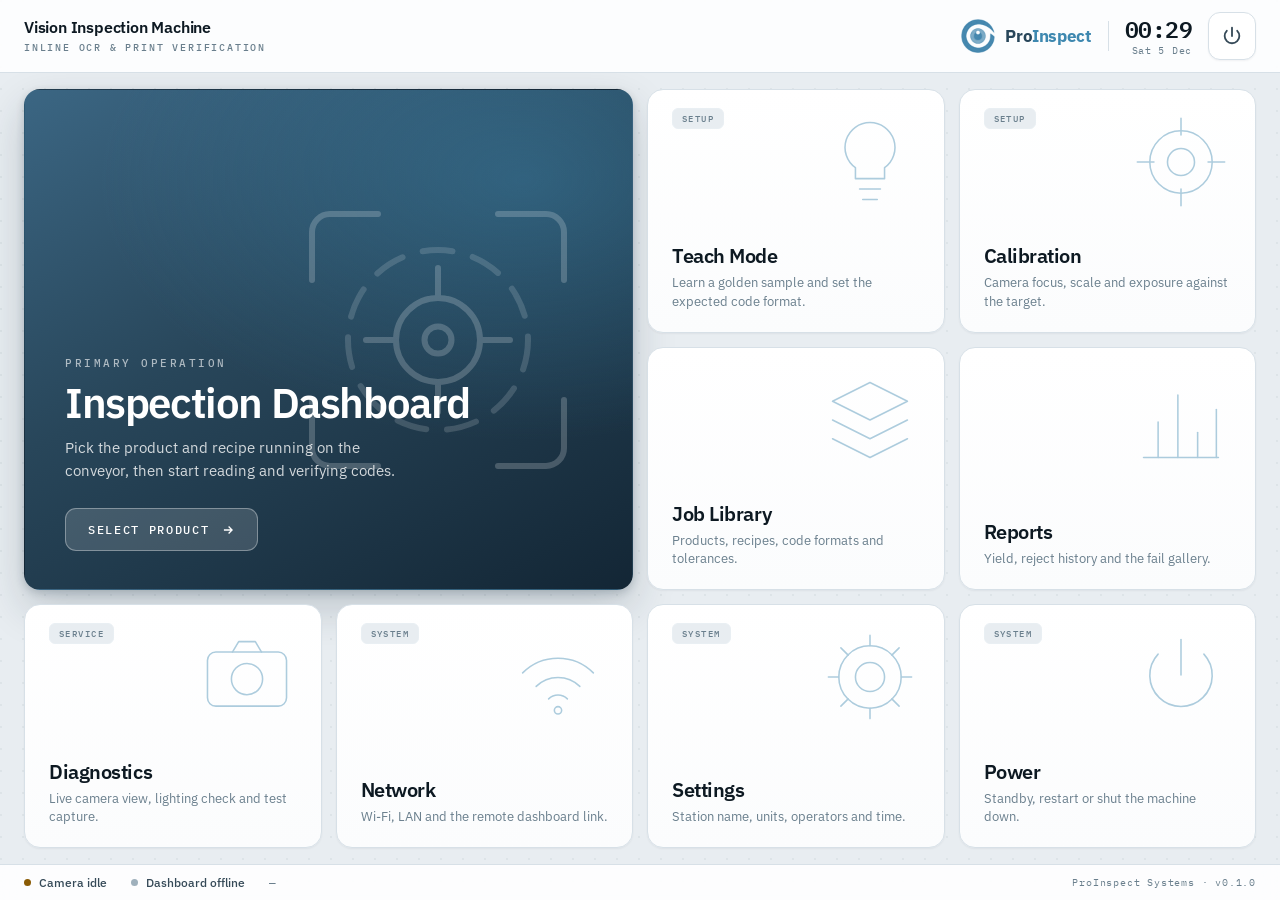
<file: ui/index.html>
<!doctype html>
<html lang="en">
<head>
<meta charset="utf-8">
<title>ProInspect</title>
<link rel="stylesheet" href="fonts.css">
<link rel="stylesheet" href="app.css">
<style>
  .grid{
    position:relative;z-index:1;flex:1;min-height:0;
    display:grid;gap:14px;padding:16px 24px;
    grid-template-columns:repeat(4,1fr);grid-template-rows:repeat(3,1fr);
  }
  .tile{
    position:relative;overflow:hidden;border-radius:var(--r);
    background:linear-gradient(180deg,#fff 0%,#FBFCFD 100%);
    border:1px solid var(--line);box-shadow:var(--sh-1);
    padding:22px 24px;display:flex;flex-direction:column;justify-content:flex-end;
    /* Hover stays cheap on purpose. Transitioning a large blurred box-shadow or
       a transform on a full tile costs a software repaint of the whole card;
       WebKit has no GPU acceleration on this board. */
    transition:border-color .15s ease, background .15s ease;
    animation:rise .45s cubic-bezier(.2,.8,.3,1) backwards;
  }
  @keyframes rise{from{opacity:.4;transform:translateY(8px)}to{opacity:1;transform:none}}
  .tile::after{
    content:"";position:absolute;left:0;top:0;height:2px;width:0;
    background:linear-gradient(90deg,var(--live),var(--brand));
    transition:width .3s cubic-bezier(.2,.8,.3,1);
  }
  .tile:hover{border-color:#9FB9CB;background:#F7FAFC}
  .tile:hover::after{width:100%}
  .tile:hover .gl{opacity:.62}
  .tile h2{font-size:20px;font-weight:600;letter-spacing:-.45px;line-height:1.15}
  .tile p{font-size:12.5px;color:var(--ink-dim);margin-top:6px;line-height:1.45;max-width:31ch}
  /* Sits fully inside the card. Bleeding it off the corner clips the glyph and
     reads as a rendering fault rather than a watermark. */
  .tile .gl{
    position:absolute;top:20px;right:22px;width:104px;height:104px;
    color:var(--live);opacity:.42;pointer-events:none;transition:opacity .2s ease;
  }
  .tile .gl svg{width:100%;height:100%;fill:none;stroke:currentColor;
    stroke-width:1.5;stroke-linecap:round;stroke-linejoin:round}
  .badge{
    position:absolute;top:18px;left:24px;
    font-family:var(--mono);font-size:8.5px;font-weight:500;
    letter-spacing:.17em;text-transform:uppercase;color:var(--ink-dim);
    background:var(--ground);border:1px solid var(--line-soft);
    padding:4px 9px;border-radius:6px;
  }

  .hero{
    grid-column:span 2;grid-row:span 2;color:#fff;padding:38px 40px;
    border-color:transparent;
    background:
      radial-gradient(120% 90% at 82% 18%, rgba(62,136,176,.42) 0%, transparent 58%),
      linear-gradient(152deg, var(--brand-lo) 0%, var(--brand) 44%, var(--brand-hi) 100%);
    box-shadow:0 3px 8px rgba(19,38,53,.2), 0 18px 44px rgba(19,38,53,.2);
  }
  .hero::after{display:none}
  .hero:hover{border-color:transparent}
  .hero .gl{
    top:50%;right:44px;transform:translateY(-50%);
    width:300px;height:300px;color:#fff;opacity:.2;
  }
  .hero:hover .gl{opacity:.28}
  .hero .gl svg{stroke-width:2}
  .hero .eyebrow{
    font-family:var(--mono);font-size:10.5px;font-weight:500;letter-spacing:.24em;
    text-transform:uppercase;color:rgba(255,255,255,.62);margin-bottom:12px;
  }
  .hero h2{font-size:42px;font-weight:600;letter-spacing:-1.4px;line-height:1.02}
  .hero p{color:rgba(255,255,255,.8);font-size:15px;margin-top:13px;max-width:38ch;line-height:1.5}
  .start{
    margin-top:26px;align-self:flex-start;display:inline-flex;align-items:center;gap:11px;
    background:rgba(255,255,255,.15);border:1px solid rgba(255,255,255,.34);
    color:#fff;font-family:var(--mono);font-size:12px;font-weight:500;
    letter-spacing:.14em;text-transform:uppercase;padding:13px 22px;border-radius:11px;
    transition:background .16s ease,border-color .16s ease;
  }
  .hero:hover .start{background:rgba(255,255,255,.26);border-color:rgba(255,255,255,.52)}
  .start svg{width:14px;height:14px;fill:none;stroke:currentColor;stroke-width:2.2}
</style>
</head>
<body>

<div class="topbar">
  <div class="station">
    <div class="t">Vision Inspection Machine</div>
    <div class="s">Inline OCR &amp; print verification</div>
  </div>
  <div class="spacer"></div>
  <div class="brand">
    <img class="logo" id="logo" src="logo-icon.png" alt="">
    <div class="wm">Pro<span>Inspect</span></div>
  </div>
  <div class="rule"></div>
  <div class="clock"><div class="hm" id="hm">--:--</div><div class="dt" id="dt">&mdash;</div></div>
  <div class="iconbtn pwr" data-power tabindex="0" role="button" aria-label="Power">
    <svg viewBox="0 0 24 24"><path d="M12 3v9"/><path d="M6.3 6.3a8 8 0 1 0 11.4 0"/></svg>
  </div>
</div>

<div class="grid">

  <!-- the only thing an operator touches during a run -->
  <div class="tile hero" tabindex="0" data-go="products.html" style="animation-delay:0s">
    <div class="gl"><svg viewBox="0 0 100 100">
      <path d="M8 30V14a6 6 0 0 1 6-6h16"/><path d="M70 8h16a6 6 0 0 1 6 6v16"/>
      <path d="M92 70v16a6 6 0 0 1-6 6H70"/><path d="M30 92H14a6 6 0 0 1-6-6V70"/>
      <circle cx="50" cy="50" r="30" stroke-dasharray="10 7" opacity=".75"/>
      <path d="M26 50h10M64 50h10M50 26v10M50 64v10"/>
      <circle cx="50" cy="50" r="14"/><circle cx="50" cy="50" r="4.5"/>
    </svg></div>
    <div class="eyebrow">Primary operation</div>
    <h2>Inspection Dashboard</h2>
    <p>Pick the product and recipe running on the conveyor, then start reading and verifying codes.</p>
    <div class="start">Select product
      <svg viewBox="0 0 24 24"><path d="M5 12h14M13 6l6 6-6 6"/></svg>
    </div>
  </div>

  <div class="tile" tabindex="0" data-screen="Teach Mode" style="animation-delay:.05s">
    <span class="badge">Setup</span>
    <div class="gl"><svg viewBox="0 0 100 100">
      <path d="M50 12a24 24 0 0 0-14 43.5V66h28V55.5A24 24 0 0 0 50 12Z"/>
      <path d="M40 76h20"/><path d="M43 86h14"/>
    </svg></div>
    <h2>Teach Mode</h2>
    <p>Learn a golden sample and set the expected code format.</p>
  </div>

  <div class="tile" tabindex="0" data-screen="Calibration" style="animation-delay:.1s">
    <span class="badge">Setup</span>
    <div class="gl"><svg viewBox="0 0 100 100">
      <circle cx="50" cy="50" r="30"/><circle cx="50" cy="50" r="13"/>
      <path d="M50 8v16M50 76v16M8 50h16M76 50h16"/>
    </svg></div>
    <h2>Calibration</h2>
    <p>Camera focus, scale and exposure against the target.</p>
  </div>

  <div class="tile" tabindex="0" data-go="products.html" style="animation-delay:.15s">
    <div class="gl"><svg viewBox="0 0 100 100">
      <path d="M50 14 14 32l36 18 36-18-36-18Z"/><path d="M14 50l36 18 36-18"/>
      <path d="M14 68l36 18 36-18"/>
    </svg></div>
    <h2>Job Library</h2>
    <p>Products, recipes, code formats and tolerances.</p>
  </div>

  <div class="tile" tabindex="0" data-go="reports.html" style="animation-delay:.2s">
    <div class="gl"><svg viewBox="0 0 100 100">
      <path d="M14 86h72"/><path d="M28 86V52"/><path d="M47 86V26"/>
      <path d="M66 86V62"/><path d="M84 86V40"/>
    </svg></div>
    <h2>Reports</h2>
    <p>Yield, reject history and the fail gallery.</p>
  </div>

  <div class="tile" tabindex="0" data-screen="Diagnostics" style="animation-delay:.25s">
    <span class="badge">Service</span>
    <div class="gl"><svg viewBox="0 0 100 100">
      <rect x="12" y="26" width="76" height="52" rx="8"/>
      <circle cx="50" cy="52" r="15"/><path d="M36 26l6-10h16l6 10"/>
    </svg></div>
    <h2>Diagnostics</h2>
    <p>Live camera view, lighting check and test capture.</p>
  </div>

  <div class="tile" tabindex="0" data-screen="Network" style="animation-delay:.3s">
    <span class="badge">System</span>
    <div class="gl"><svg viewBox="0 0 100 100">
      <path d="M16 46a48 48 0 0 1 68 0"/><path d="M29 59a30 30 0 0 1 42 0"/>
      <path d="M41 71a13 13 0 0 1 18 0"/><circle cx="50" cy="82" r="3.5"/>
    </svg></div>
    <h2>Network</h2>
    <p>Wi-Fi, LAN and the remote dashboard link.</p>
  </div>

  <div class="tile" tabindex="0" data-go="settings.html" style="animation-delay:.35s">
    <span class="badge">System</span>
    <div class="gl"><svg viewBox="0 0 100 100">
      <circle cx="50" cy="50" r="14"/>
      <path d="M50 10v10M50 80v10M10 50h10M80 50h10M22 22l7 7M71 71l7 7M78 22l-7 7M29 71l-7 7"/>
      <circle cx="50" cy="50" r="30"/>
    </svg></div>
    <h2>Settings</h2>
    <p>Station name, units, operators and time.</p>
  </div>

  <div class="tile" tabindex="0" data-power style="animation-delay:.4s">
    <span class="badge">System</span>
    <div class="gl"><svg viewBox="0 0 100 100">
      <path d="M50 14v34"/><path d="M28 28a30 30 0 1 0 44 0"/>
    </svg></div>
    <h2>Power</h2>
    <p>Standby, restart or shut the machine down.</p>
  </div>

</div>

<div class="botbar">
  <span class="st warn"><span class="d"></span>Camera idle</span>
  <span class="st off"><span class="d"></span>Dashboard offline</span>
  <span class="unit" id="unit">&mdash;</span>
  <span class="spacer"></span>
  <span class="by">ProInspect Systems &middot; <span id="ver">v0.1.0</span></span>
</div>

<div class="sheet" id="sheet">
  <div class="box">
    <h3 id="sheetTitle">Screen</h3>
    <p>This screen is not built yet.</p>
    <div class="k">Touch anywhere to go back</div>
  </div>
</div>

<script src="app.js"></script>
<script>
(function(){
  'use strict';
  // Tiles that lead somewhere navigate; the rest say they are unbuilt rather
  // than doing nothing when touched.
  document.querySelectorAll('[data-go]').forEach(function(el){
    function go(){ location.href = el.dataset.go; }
    el.addEventListener('click', go);
    el.addEventListener('keydown', function(e){
      if (e.key === 'Enter' || e.key === ' ') { e.preventDefault(); go(); }
    });
  });
  var sheet = document.getElementById('sheet');
  document.querySelectorAll('[data-screen]').forEach(function(el){
    function show(){
      document.getElementById('sheetTitle').textContent = el.dataset.screen;
      sheet.classList.add('on');
    }
    el.addEventListener('click', show);
    el.addEventListener('keydown', function(e){
      if (e.key === 'Enter' || e.key === ' ') { e.preventDefault(); show(); }
    });
  });
  sheet.addEventListener('click', function(){ sheet.classList.remove('on'); });
})();
</script>
</body>
</html>
</file>
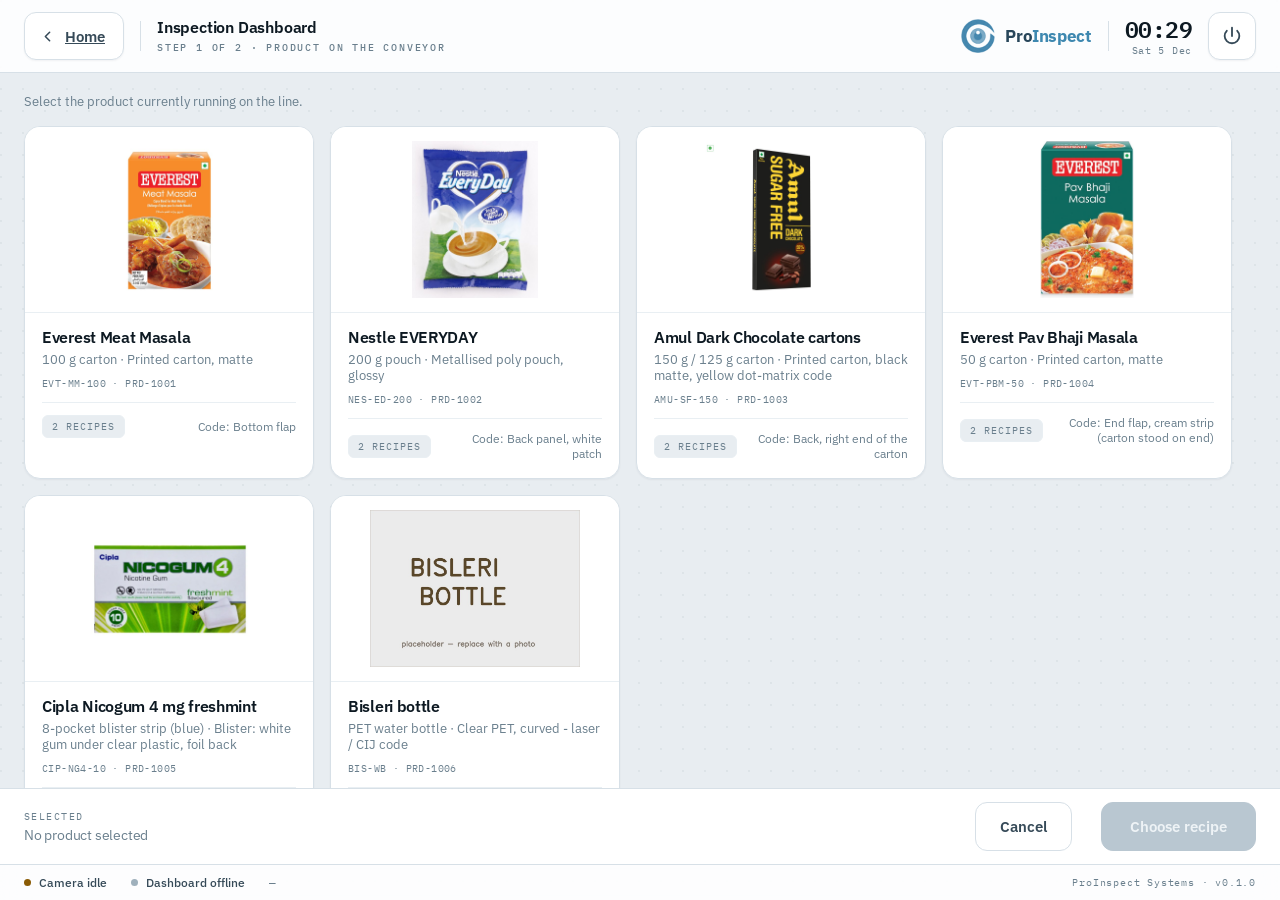
<file: ui/products.html>
<!doctype html>
<html lang="en">
<head>
<meta charset="utf-8">
<title>ProInspect &middot; Select product</title>
<link rel="stylesheet" href="fonts.css">
<link rel="stylesheet" href="app.css">
<style>
  .work{
    position:relative;z-index:1;flex:1;min-height:0;overflow-y:auto;padding:20px 24px 24px;
  }
  .lede{
    font-size:13px;color:var(--ink-dim);margin-bottom:16px;
  }
  /* Fixed-width cards aligned left, not stretched to fill the row: with two
     products a 4-up grid would blow each card up to fill dead space. */
  .pgrid{
    display:grid;gap:16px;align-content:start;
    grid-template-columns:repeat(auto-fill,minmax(268px,290px));
  }
  .pcard{
    position:relative;background:var(--card);border:1px solid var(--line);
    border-radius:var(--r);box-shadow:var(--sh-1);overflow:hidden;
    display:flex;flex-direction:column;
    transition:border-color .15s ease, background .15s ease;
    animation:rise .4s cubic-bezier(.2,.8,.3,1) backwards;
  }
  @keyframes rise{from{opacity:.4;transform:translateY(8px)}to{opacity:1;transform:none}}
  .pcard:hover{border-color:#9FB9CB}
  .pcard.sel{border-color:var(--live);box-shadow:inset 0 0 0 1px var(--live),var(--sh-1)}
  /* Pack shots arrive on white with wildly different aspect ratios, so the
     frame is fixed and the image is contained inside it. */
  .shot{
    height:186px;flex:0 0 auto;background:#fff;overflow:hidden;
    border-bottom:1px solid var(--line-soft);position:relative;
  }
  .shot img{
    position:absolute;inset:14px;
    width:calc(100% - 28px);height:calc(100% - 28px);
    object-fit:contain;display:block;
  }
  .pbody{padding:15px 17px 17px;display:flex;flex-direction:column;flex:1}
  .pname{font-size:16px;font-weight:600;letter-spacing:-.3px;line-height:1.2}
  .ppack{font-size:12.5px;color:var(--ink-dim);margin-top:4px}
  .pmeta{
    font-family:var(--mono);font-size:10px;color:var(--ink-dim);
    margin-top:10px;letter-spacing:.04em;
  }
  .prow{
    margin-top:12px;padding-top:12px;border-top:1px solid var(--line-soft);
    display:flex;align-items:center;gap:8px;
  }
  .count{
    font-family:var(--mono);font-size:9.5px;letter-spacing:.11em;text-transform:uppercase;
    background:var(--ground);border:1px solid var(--line-soft);color:var(--ink-dim);
    padding:4px 9px;border-radius:6px;
  }
  .where{font-size:11.5px;color:var(--ink-dim);flex:1;text-align:right}
  .tick{
    position:absolute;top:12px;right:12px;width:26px;height:26px;border-radius:50%;
    background:var(--live);color:#fff;display:none;place-items:center;
    box-shadow:0 2px 6px rgba(13,25,34,.25);
  }
  .pcard.sel .tick{display:grid}
  .tick svg{width:15px;height:15px;fill:none;stroke:currentColor;
    stroke-width:3;stroke-linecap:round;stroke-linejoin:round}
  .empty{padding:60px;text-align:center;color:var(--ink-dim);font-size:13.5px}

  .actionbar{
    flex:0 0 auto;display:flex;align-items:center;gap:18px;
    padding:13px 24px;background:var(--card);border-top:1px solid var(--line);
    position:relative;z-index:2;
  }
  .summary{flex:1;min-width:0}
  .summary .l{
    font-family:var(--mono);font-size:9.5px;letter-spacing:.15em;
    text-transform:uppercase;color:var(--ink-dim);
  }
  .summary .v{font-size:14px;font-weight:600;margin-top:3px;letter-spacing:-.2px}
  .summary .v.none{color:var(--ink-dim);font-weight:400}
</style>
</head>
<body>

<div class="topbar">
  <a class="backbtn" href="index.html">
    <svg viewBox="0 0 24 24"><path d="M15 18l-6-6 6-6"/></svg>Home
  </a>
  <div class="rule"></div>
  <div class="station">
    <div class="t">Inspection Dashboard</div>
    <div class="s">Step 1 of 2 &middot; product on the conveyor</div>
  </div>
  <div class="spacer"></div>
  <div class="brand">
    <img class="logo" id="logo" src="logo-icon.png" alt="">
    <div class="wm">Pro<span>Inspect</span></div>
  </div>
  <div class="rule"></div>
  <div class="clock"><div class="hm" id="hm">--:--</div><div class="dt" id="dt">&mdash;</div></div>
  <div class="iconbtn pwr" data-power tabindex="0" role="button" aria-label="Power">
    <svg viewBox="0 0 24 24"><path d="M12 3v9"/><path d="M6.3 6.3a8 8 0 1 0 11.4 0"/></svg>
  </div>
</div>

<div class="work">
  <div class="lede">Select the product currently running on the line.</div>
  <div class="pgrid" id="pgrid"></div>
</div>

<div class="actionbar">
  <div class="summary">
    <div class="l">Selected</div>
    <div class="v none" id="sumText">No product selected</div>
  </div>
  <button class="btn" id="btnCancel">Cancel</button>
  <button class="btn primary lg" id="btnNext" disabled>Choose recipe</button>
</div>

<div class="botbar">
  <span class="st warn"><span class="d"></span>Camera idle</span>
  <span class="st off"><span class="d"></span>Dashboard offline</span>
  <span class="unit" id="unit">&mdash;</span>
  <span class="spacer"></span>
  <span class="by">ProInspect Systems &middot; <span id="ver">v0.1.0</span></span>
</div>

<script src="app.js"></script>
<script>
(function(){
  'use strict';
  var products = [], sel = null;

  function esc(s){
    return String(s).replace(/[&<>"]/g, function(c){
      return ({'&':'&amp;','<':'&lt;','>':'&gt;','"':'&quot;'})[c];
    });
  }

  function render(){
    var host = document.getElementById('pgrid');
    if (!products.length){
      host.innerHTML = '<div class="empty">No products in the catalogue yet.</div>';
      return;
    }
    host.innerHTML = products.map(function(p, i){
      var n = p.recipes.length;
      return '<div class="pcard" tabindex="0" data-pid="'+esc(p.id)+'" ' +
             'style="animation-delay:'+(i*0.05)+'s">' +
        '<div class="tick"><svg viewBox="0 0 24 24"><path d="M5 13l4 4L19 7"/></svg></div>' +
        '<div class="shot"><img src="'+esc(p.image)+'" alt="'+esc(p.name)+'"></div>' +
        '<div class="pbody">' +
          '<div class="pname">'+esc(p.name)+'</div>' +
          '<div class="ppack">'+esc(p.pack)+' &middot; '+esc(p.substrate)+'</div>' +
          '<div class="pmeta">'+esc(p.sku)+' &middot; '+esc(p.id)+'</div>' +
          '<div class="prow">' +
            '<span class="count">'+n+' recipe'+(n===1?'':'s')+'</span>' +
            '<span class="where">Code: '+esc(p.code_location)+'</span>' +
          '</div>' +
        '</div></div>';
    }).join('');

    host.querySelectorAll('.pcard').forEach(function(el){
      function pick(){ select(el.dataset.pid); }
      el.addEventListener('click', pick);
      el.addEventListener('dblclick', function(){ select(el.dataset.pid); next(); });
      el.addEventListener('keydown', function(e){
        if (e.key === 'Enter' || e.key === ' ') { e.preventDefault(); pick(); }
      });
    });
  }

  function select(pid){
    sel = products.filter(function(p){ return p.id === pid; })[0] || null;
    document.querySelectorAll('.pcard').forEach(function(el){
      el.classList.toggle('sel', el.dataset.pid === pid);
    });
    var t = document.getElementById('sumText'), b = document.getElementById('btnNext');
    if (sel){
      t.textContent = sel.name + '  —  ' + sel.pack;
      t.classList.remove('none'); b.disabled = false;
    } else {
      t.textContent = 'No product selected'; t.classList.add('none'); b.disabled = true;
    }
  }

  function next(){
    if (sel) location.href = 'recipes.html?product=' + encodeURIComponent(sel.id);
  }
  document.getElementById('btnNext').addEventListener('click', next);
  document.getElementById('btnCancel').addEventListener('click', function(){
    location.href = 'index.html';
  });

  fetch('data/products.json')
    .then(function(r){ return r.json(); })
    .then(function(d){ products = d.products || []; render(); })
    .catch(function(e){
      document.getElementById('pgrid').innerHTML =
        '<div class="empty">Could not load the product catalogue.<br>'+esc(e.message)+'</div>';
    });
})();
</script>
</body>
</html>
</file>
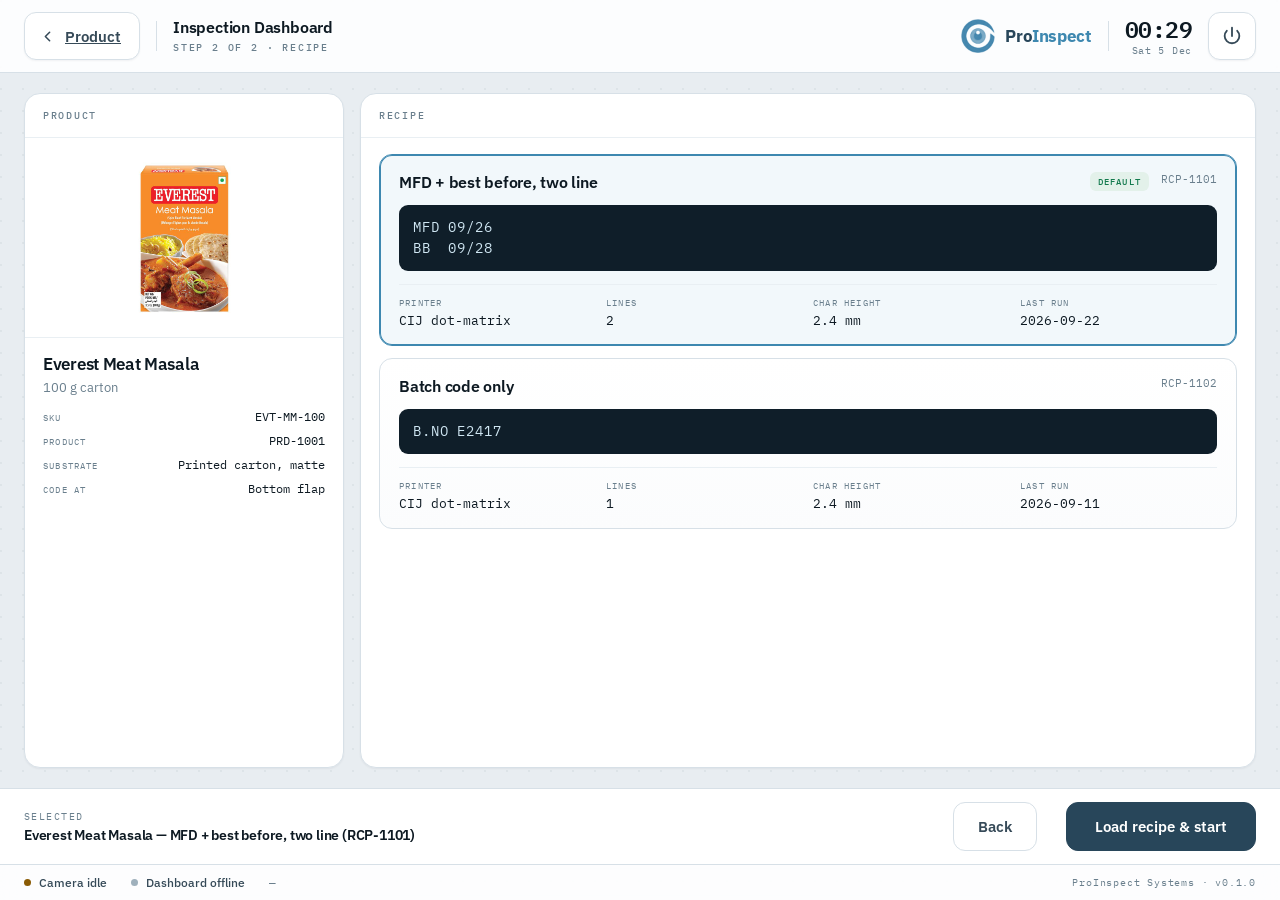
<file: ui/recipes.html>
<!doctype html>
<html lang="en">
<head>
<meta charset="utf-8">
<title>ProInspect &middot; Select recipe</title>
<link rel="stylesheet" href="fonts.css">
<link rel="stylesheet" href="app.css">
<style>
  .work{
    position:relative;z-index:1;flex:1;min-height:0;
    display:grid;grid-template-columns:320px 1fr;gap:16px;padding:20px 24px;
  }
  .panel{
    background:var(--card);border:1px solid var(--line);border-radius:var(--r);
    box-shadow:var(--sh-1);display:flex;flex-direction:column;min-height:0;overflow:hidden;
  }
  .panel > h2{
    flex:0 0 auto;padding:15px 18px;border-bottom:1px solid var(--line-soft);
    font-family:var(--mono);font-size:10px;font-weight:500;letter-spacing:.17em;
    text-transform:uppercase;color:var(--ink-dim);
  }
  .scroll{flex:1;min-height:0;overflow-y:auto}

  /* ---------- selected product, as context ---------- */
  .shot{
    height:200px;background:#fff;overflow:hidden;
    border-bottom:1px solid var(--line-soft);position:relative;
  }
  .shot img{
    position:absolute;inset:16px;
    width:calc(100% - 32px);height:calc(100% - 32px);
    object-fit:contain;display:block;
  }
  .pinfo{padding:16px 18px}
  .pinfo .nm{font-size:17px;font-weight:600;letter-spacing:-.3px;line-height:1.2}
  .pinfo .pk{font-size:12.5px;color:var(--ink-dim);margin-top:5px}
  .kv{margin-top:14px;display:grid;gap:9px}
  .kv div{display:flex;justify-content:space-between;gap:12px;align-items:baseline}
  .kv dt{
    font-family:var(--mono);font-size:9px;letter-spacing:.13em;
    text-transform:uppercase;color:var(--ink-dim);
  }
  .kv dd{font-family:var(--mono);font-size:11.5px;text-align:right}

  /* ---------- recipe cards ---------- */
  .recipes{padding:16px 18px;display:grid;gap:12px;align-content:start}
  .rcp{
    border:1px solid var(--line);border-radius:13px;padding:17px 19px;
    background:linear-gradient(180deg,#fff,#FBFCFD);cursor:pointer;
    transition:border-color .13s ease, background .13s ease;
  }
  .rcp:hover{border-color:#9FB9CB;background:#F7FAFC}
  .rcp.sel{border-color:var(--live);background:#F2F8FB;box-shadow:inset 0 0 0 1px var(--live)}
  .rcp .top{display:flex;align-items:flex-start;gap:12px}
  .rcp .nm{font-size:16px;font-weight:600;letter-spacing:-.25px;flex:1}
  .rcp .id{font-family:var(--mono);font-size:10.5px;color:var(--ink-dim)}
  .pill{
    font-family:var(--mono);font-size:9px;font-weight:500;letter-spacing:.13em;
    text-transform:uppercase;padding:4px 8px;border-radius:6px;white-space:nowrap;
  }
  .pill.def{background:var(--ok-soft);color:var(--ok)}
  /* The code as the printer lays it down - the operator matches this by eye. */
  .sample{
    margin-top:13px;padding:12px 14px;border-radius:9px;
    background:#0F1E29;color:#CFE6F2;
    font-family:var(--mono);font-size:14px;line-height:1.5;white-space:pre;
    letter-spacing:.06em;overflow-x:auto;
  }
  .facts{
    margin-top:13px;display:grid;grid-template-columns:repeat(4,1fr);gap:10px;
    border-top:1px solid var(--line-soft);padding-top:12px;
  }
  .facts div dt{
    font-family:var(--mono);font-size:8.5px;letter-spacing:.14em;
    text-transform:uppercase;color:var(--ink-dim);
  }
  .facts div dd{
    font-family:var(--mono);font-size:12.5px;margin-top:4px;
    font-variant-numeric:tabular-nums;
  }
  .empty{flex:1;display:grid;place-items:center;text-align:center;
    color:var(--ink-dim);font-size:13.5px;padding:40px}

  .actionbar{
    flex:0 0 auto;display:flex;align-items:center;gap:18px;
    padding:13px 24px;background:var(--card);border-top:1px solid var(--line);
    position:relative;z-index:2;
  }
  .summary{flex:1;min-width:0}
  .summary .l{
    font-family:var(--mono);font-size:9.5px;letter-spacing:.15em;
    text-transform:uppercase;color:var(--ink-dim);
  }
  .summary .v{font-size:14px;font-weight:600;margin-top:3px;letter-spacing:-.2px}
  .summary .v.none{color:var(--ink-dim);font-weight:400}
</style>
</head>
<body>

<div class="topbar">
  <a class="backbtn" href="products.html">
    <svg viewBox="0 0 24 24"><path d="M15 18l-6-6 6-6"/></svg>Product
  </a>
  <div class="rule"></div>
  <div class="station">
    <div class="t">Inspection Dashboard</div>
    <div class="s">Step 2 of 2 &middot; recipe</div>
  </div>
  <div class="spacer"></div>
  <div class="brand">
    <img class="logo" id="logo" src="logo-icon.png" alt="">
    <div class="wm">Pro<span>Inspect</span></div>
  </div>
  <div class="rule"></div>
  <div class="clock"><div class="hm" id="hm">--:--</div><div class="dt" id="dt">&mdash;</div></div>
  <div class="iconbtn pwr" data-power tabindex="0" role="button" aria-label="Power">
    <svg viewBox="0 0 24 24"><path d="M12 3v9"/><path d="M6.3 6.3a8 8 0 1 0 11.4 0"/></svg>
  </div>
</div>

<div class="work">
  <div class="panel">
    <h2>Product</h2>
    <div class="scroll" id="prodPane"></div>
  </div>
  <div class="panel">
    <h2>Recipe</h2>
    <div class="scroll" id="rcpPane"></div>
  </div>
</div>

<div class="actionbar">
  <div class="summary">
    <div class="l">Selected</div>
    <div class="v none" id="sumText">No recipe selected</div>
  </div>
  <button class="btn" id="btnBack">Back</button>
  <button class="btn primary lg" id="btnLoad" disabled>Load recipe &amp; start</button>
</div>

<div class="botbar">
  <span class="st warn"><span class="d"></span>Camera idle</span>
  <span class="st off"><span class="d"></span>Dashboard offline</span>
  <span class="unit" id="unit">&mdash;</span>
  <span class="spacer"></span>
  <span class="by">ProInspect Systems &middot; <span id="ver">v0.1.0</span></span>
</div>

<script src="app.js"></script>
<script>
(function(){
  'use strict';
  var prod = null, selRcp = null;

  function esc(s){
    return String(s).replace(/[&<>"]/g, function(c){
      return ({'&':'&amp;','<':'&lt;','>':'&gt;','"':'&quot;'})[c];
    });
  }
  function param(n){
    var m = new RegExp('[?&]'+n+'=([^&]*)').exec(location.search);
    return m ? decodeURIComponent(m[1]) : null;
  }
  function kv(k,v){ return '<div><dt>'+esc(k)+'</dt><dd>'+esc(v)+'</dd></div>'; }
  function fact(k,v){ return '<div><dt>'+esc(k)+'</dt><dd>'+esc(v)+'</dd></div>'; }

  function renderProduct(){
    document.getElementById('prodPane').innerHTML =
      '<div class="shot"><img src="'+esc(prod.image)+'" alt="'+esc(prod.name)+'"></div>' +
      '<div class="pinfo">' +
        '<div class="nm">'+esc(prod.name)+'</div>' +
        '<div class="pk">'+esc(prod.pack)+'</div>' +
        '<div class="kv">' +
          kv('SKU', prod.sku) + kv('Product', prod.id) +
          kv('Substrate', prod.substrate) + kv('Code at', prod.code_location) +
        '</div></div>';
  }

  function renderRecipes(){
    var pane = document.getElementById('rcpPane');
    pane.innerHTML = '<div class="recipes">' + prod.recipes.map(function(r){
      return '<div class="rcp'+(selRcp && r.id===selRcp.id?' sel':'')+'" tabindex="0" data-rid="'+esc(r.id)+'">' +
        '<div class="top"><div class="nm">'+esc(r.name)+'</div>' +
        (r.default ? '<span class="pill def">Default</span>' : '') +
        '<span class="id">'+esc(r.id)+'</span></div>' +
        '<div class="sample">'+esc(r.sample)+'</div>' +
        '<div class="facts">' +
          fact('Printer', r.printer || '—') +
          fact('Lines', r.lines != null ? r.lines : '—') +
          fact('Char height', r.char_height_mm != null ? r.char_height_mm + ' mm' : '—') +
          fact('Last run', r.last_run || '—') +
        '</div></div>';
    }).join('') + '</div>';

    pane.querySelectorAll('.rcp').forEach(function(el){
      function pick(){
        selRcp = prod.recipes.filter(function(r){ return r.id === el.dataset.rid; })[0];
        pane.querySelectorAll('.rcp').forEach(function(x){ x.classList.remove('sel'); });
        el.classList.add('sel');
        updateSummary();
      }
      el.addEventListener('click', pick);
      el.addEventListener('keydown', function(e){
        if (e.key === 'Enter' || e.key === ' ') { e.preventDefault(); pick(); }
      });
    });
  }

  function updateSummary(){
    var t = document.getElementById('sumText'), b = document.getElementById('btnLoad');
    if (selRcp){
      t.textContent = prod.name + '  —  ' + selRcp.name + '  (' + selRcp.id + ')';
      t.classList.remove('none'); b.disabled = false;
    } else {
      t.textContent = 'No recipe selected'; t.classList.add('none'); b.disabled = true;
    }
  }

  document.getElementById('btnBack').addEventListener('click', function(){
    location.href = 'products.html';
  });
  document.getElementById('btnLoad').addEventListener('click', function(){
    if (!selRcp) return;
    location.href = 'run.html?product=' + encodeURIComponent(prod.id) +
                    '&recipe=' + encodeURIComponent(selRcp.id);
  });
  fetch('data/products.json')
    .then(function(r){ return r.json(); })
    .then(function(d){
      var want = param('product');
      var list = d.products || [];
      prod = list.filter(function(p){ return p.id === want; })[0] || list[0];
      if (!prod){
        document.getElementById('rcpPane').innerHTML =
          '<div class="empty">That product is not in the catalogue.</div>';
        return;
      }
      renderProduct();
      // Pre-pick the default recipe: at a changeover that is nearly always the
      // right one, and it saves the operator a decision.
      selRcp = prod.recipes.filter(function(r){ return r.default; })[0] || prod.recipes[0] || null;
      renderRecipes(); updateSummary();
    })
    .catch(function(e){
      document.getElementById('rcpPane').innerHTML =
        '<div class="empty">Could not load the catalogue.<br>'+esc(e.message)+'</div>';
    });
})();
</script>
</body>
</html>
</file>
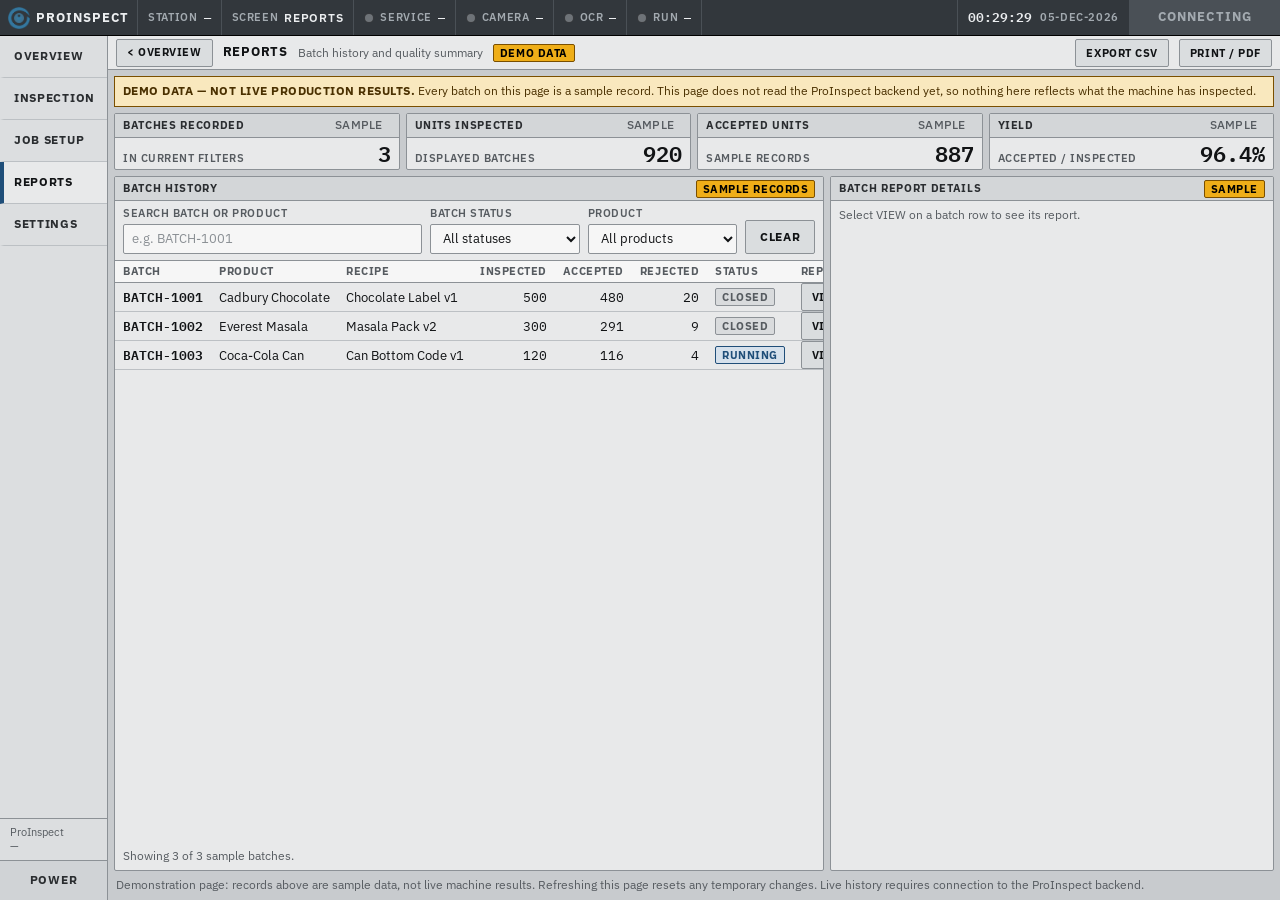
<file: ui/reports.html>
<!doctype html>
<html lang="en">
<head>
<meta charset="utf-8">
<meta name="viewport" content="width=device-width, initial-scale=1">
<title>ProInspect &middot; Reports</title>
<link rel="icon" href="logo-icon.png">
<link rel="stylesheet" href="fonts.css">
<link rel="stylesheet" href="shell.css">
<style>
  .work{display:flex;flex-direction:column;gap:6px}
  .stats{display:grid;grid-template-columns:repeat(4,minmax(0,1fr));gap:6px}
  .stats .ro{border-bottom:0}
  .filters{display:grid;grid-template-columns:2fr 1fr 1fr auto;gap:8px;align-items:end;padding:6px 8px;border-bottom:1px solid var(--line)}
  .lower{display:grid;grid-template-columns:minmax(0,1.6fr) minmax(0,1fr);gap:6px;flex:1;min-height:0}
  .detail-grid{display:grid;grid-template-columns:auto minmax(0,1fr)}
  .detail-grid dt,.detail-grid dd{height:24px;line-height:24px;padding:0 8px;border-bottom:1px solid var(--line-soft);white-space:nowrap;overflow:hidden;text-overflow:ellipsis}
  .detail-grid dt{font-size:10.5px;font-weight:600;letter-spacing:.05em;color:var(--ink-dim);text-transform:uppercase}
  .detail-grid dd{font-family:var(--mono);font-size:12.5px}
  .note{color:var(--ink-dim);font-size:11.5px;line-height:1.45;padding:6px 8px;user-select:text;-webkit-user-select:text}
  @media print{
    .filters,.pagebar .btn,.t td:last-child,.t th:last-child{display:none!important}
    .lower{display:block}
  }
</style>
</head>
<body data-nav="reports" data-title="REPORTS">

<header class="hdr" id="hdr"></header>
<aside class="side" id="side"></aside>

<main class="main">
  <div class="pagebar">
    <a class="btn sm" href="index.html">&lt; OVERVIEW</a>
    <span class="pt">REPORTS</span>
    <span class="pc">Batch history and quality summary</span>
    <span class="tag warn">DEMO DATA</span>
    <span class="sp"></span>
    <button class="btn sm" id="exportCsv">EXPORT CSV</button>
    <button class="btn sm" onclick="window.print()">PRINT / PDF</button>
  </div>

  <div class="work">
    <div class="notice" role="note">
      <b>DEMO DATA &mdash; NOT LIVE PRODUCTION RESULTS.</b>
      Every batch on this page is a sample record. This page does not read the ProInspect backend yet,
      so nothing here reflects what the machine has inspected.
    </div>

    <section class="stats">
      <div class="pnl"><div class="ph">BATCHES RECORDED <span class="sp"></span><span class="note">SAMPLE</span></div>
        <div class="ro"><span class="k">In current filters</span><span class="v" id="batchTotal">0</span></div></div>
      <div class="pnl"><div class="ph">UNITS INSPECTED <span class="sp"></span><span class="note">SAMPLE</span></div>
        <div class="ro"><span class="k">Displayed batches</span><span class="v" id="inspectedTotal">0</span></div></div>
      <div class="pnl"><div class="ph">ACCEPTED UNITS <span class="sp"></span><span class="note">SAMPLE</span></div>
        <div class="ro"><span class="k">Sample records</span><span class="v" id="acceptedTotal">0</span></div></div>
      <div class="pnl"><div class="ph">YIELD <span class="sp"></span><span class="note">SAMPLE</span></div>
        <div class="ro"><span class="k">Accepted / inspected</span><span class="v" id="yieldTotal">&mdash;</span></div></div>
    </section>

    <div class="lower">
      <section class="pnl">
        <div class="ph">BATCH HISTORY <span class="sp"></span><span class="tag warn">SAMPLE RECORDS</span></div>
        <div class="filters">
          <div>
            <label class="k" for="searchBatch">Search batch or product</label>
            <input id="searchBatch" placeholder="e.g. BATCH-1001">
          </div>
          <div>
            <label class="k" for="filterStatus">Batch status</label>
            <select id="filterStatus">
              <option value="all">All statuses</option>
              <option value="Closed">Closed</option>
              <option value="Running">Running</option>
            </select>
          </div>
          <div>
            <label class="k" for="filterProduct">Product</label>
            <select id="filterProduct">
              <option value="all">All products</option>
            </select>
          </div>
          <button class="btn" id="clearFilters">CLEAR</button>
        </div>
        <div class="scroll">
          <table class="t">
            <thead>
              <tr>
                <th>BATCH</th><th>PRODUCT</th><th>RECIPE</th>
                <th class="num">INSPECTED</th><th class="num">ACCEPTED</th><th class="num">REJECTED</th>
                <th>STATUS</th><th>REPORT</th>
              </tr>
            </thead>
            <tbody id="batchRows"></tbody>
          </table>
        </div>
        <p class="note" id="recordCount"></p>
      </section>

      <section class="pnl" id="detailPanel">
        <div class="ph">BATCH REPORT DETAILS <span class="sp"></span><span class="tag warn">SAMPLE</span></div>
        <div class="scroll">
          <p class="note" id="detailMessage">Select VIEW on a batch row to see its report.</p>
          <div id="batchDetails" hidden>
            <dl class="detail-grid" id="detailsGrid"></dl>
            <div class="ph" style="border-top:1px solid var(--line)">INSPECTION AND REJECTION BREAKDOWN</div>
            <table class="t"><tbody id="reasons"></tbody></table>
            <p class="note">
              OCR success rate describes successful text reads. It is separate from
              product acceptance: a product can be rejected even when OCR reads its
              code successfully.
            </p>
          </div>
        </div>
      </section>
    </div>

    <p class="note" style="padding:0 2px">
      Demonstration page: records above are sample data, not live machine results.
      Refreshing this page resets any temporary changes. Live history requires
      connection to the ProInspect backend.
    </p>
  </div>
</main>

<script src="shell.js"></script>
<script>
    // Sample records for testing the Reports page.
    // Replace these with real backend data in a later step.
    const batches = [
      {
        batch: "BATCH-1001",
        product: "Cadbury Chocolate",
        recipe: "Chocolate Label v1",
        start: "2026-10-09 09:00",
        end: "2026-10-09 09:45",
        inspected: 500,
        accepted: 480,
        rejected: 20,
        status: "Closed",
        ocrSuccess: 96.4,
        reasons: {
          "MRP mismatch": 8,
          "Manufacturing date mismatch": 3,
          "Expiry date mismatch": 4,
          "Unreadable text": 5,
          "Other": 0
        },
        recipeSnapshot: "Chocolate Label v1 · sample configuration"
      },
      {
        batch: "BATCH-1002",
        product: "Everest Masala",
        recipe: "Masala Pack v2",
        start: "2026-10-09 10:00",
        end: "2026-10-09 10:30",
        inspected: 300,
        accepted: 291,
        rejected: 9,
        status: "Closed",
        ocrSuccess: 98.0,
        reasons: {
          "MRP mismatch": 2,
          "Manufacturing date mismatch": 1,
          "Expiry date mismatch": 2,
          "Unreadable text": 3,
          "Other": 1
        },
        recipeSnapshot: "Masala Pack v2 · sample configuration"
      },
      {
        batch: "BATCH-1003",
        product: "Coca-Cola Can",
        recipe: "Can Bottom Code v1",
        start: "2026-10-09 11:00",
        end: "—",
        inspected: 120,
        accepted: 116,
        rejected: 4,
        status: "Running",
        ocrSuccess: 97.5,
        reasons: {
          "MRP mismatch": 1,
          "Manufacturing date mismatch": 1,
          "Expiry date mismatch": 0,
          "Unreadable text": 2,
          "Other": 0
        },
        recipeSnapshot: "Can Bottom Code v1 · sample configuration"
      }
    ];

    const rows = document.getElementById("batchRows");
    const search = document.getElementById("searchBatch");
    const statusFilter = document.getElementById("filterStatus");
    const productFilter = document.getElementById("filterProduct");
    const escapeHtml = App.esc;

    function getFilteredBatches() {
      const query = search.value.trim().toLowerCase();
      return batches.filter(function (batch) {
        const matchesSearch =
          batch.batch.toLowerCase().includes(query) ||
          batch.product.toLowerCase().includes(query);
        const matchesStatus =
          statusFilter.value === "all" || batch.status === statusFilter.value;
        const matchesProduct =
          productFilter.value === "all" || batch.product === productFilter.value;
        return matchesSearch && matchesStatus && matchesProduct;
      });
    }

    function render() {
      const filtered = getFilteredBatches();

      rows.innerHTML = filtered.map(function (batch) {
        const statusClass = batch.status === "Running" ? "info" : "";
        return `
          <tr>
            <td class="mono"><b>${escapeHtml(batch.batch)}</b></td>
            <td>${escapeHtml(batch.product)}</td>
            <td>${escapeHtml(batch.recipe)}</td>
            <td class="num mono">${batch.inspected}</td>
            <td class="num mono">${batch.accepted}</td>
            <td class="num mono">${batch.rejected}</td>
            <td><span class="tag ${statusClass}">${escapeHtml(batch.status.toUpperCase())}</span></td>
            <td><button class="btn sm" data-view="${escapeHtml(batch.batch)}">VIEW</button></td>
          </tr>`;
      }).join("");

      if (filtered.length === 0) {
        rows.innerHTML = '<tr><td colspan="8" class="empty">No matching batches found.</td></tr>';
      }

      const inspected = filtered.reduce((sum, b) => sum + b.inspected, 0);
      const accepted = filtered.reduce((sum, b) => sum + b.accepted, 0);

      document.getElementById("batchTotal").textContent = filtered.length;
      document.getElementById("inspectedTotal").textContent = inspected.toLocaleString();
      document.getElementById("acceptedTotal").textContent = accepted.toLocaleString();
      document.getElementById("yieldTotal").textContent =
        inspected ? (accepted / inspected * 100).toFixed(1) + "%" : "—";

      document.getElementById("recordCount").textContent =
        "Showing " + filtered.length + " of " + batches.length + " sample batches.";
    }

    function showDetails(batchId) {
      const batch = batches.find(function (item) { return item.batch === batchId; });
      if (!batch) return;

      document.getElementById("detailMessage").hidden = true;
      document.getElementById("batchDetails").hidden = false;

      const duration = batch.end === "—" ? "In progress" : batch.start + " → " + batch.end;
      const details = [
        ["Batch number", batch.batch],
        ["Product", batch.product],
        ["Recipe snapshot", batch.recipeSnapshot],
        ["Start → end", duration],
        ["Rejected units", batch.rejected],
        ["OCR success rate", batch.ocrSuccess.toFixed(1) + "%"]
      ];

      document.getElementById("detailsGrid").innerHTML = details.map(function (item) {
        return `<dt>${escapeHtml(item[0])}</dt><dd title="${escapeHtml(item[1])}">${escapeHtml(item[1])}</dd>`;
      }).join("");

      document.getElementById("reasons").innerHTML =
        Object.entries(batch.reasons).map(function (item) {
          return `<tr><td>${escapeHtml(item[0])}</td><td class="num mono">${item[1]}</td></tr>`;
        }).join("");
    }

    function populateProducts() {
      const products = [...new Set(batches.map(batch => batch.product))];
      products.forEach(function (product) {
        const option = document.createElement("option");
        option.value = product;
        option.textContent = product;
        productFilter.appendChild(option);
      });
    }

    [search, statusFilter, productFilter].forEach(function (control) {
      control.addEventListener("input", render);
      control.addEventListener("change", render);
    });

    document.getElementById("clearFilters").addEventListener("click", function () {
      search.value = "";
      statusFilter.value = "all";
      productFilter.value = "all";
      render();
    });

    rows.addEventListener("click", function (event) {
      const button = event.target.closest("[data-view]");
      if (button) showDetails(button.dataset.view);
    });

    document.getElementById("exportCsv").addEventListener("click", function () {
      const filtered = getFilteredBatches();
      const columns = [
        "Batch number", "Product", "Recipe", "Start", "End",
        "Inspected", "Accepted", "Rejected", "Status", "OCR success rate"
      ];
      const values = filtered.map(function (b) {
        return [
          b.batch, b.product, b.recipe, b.start, b.end,
          b.inspected, b.accepted, b.rejected, b.status,
          b.ocrSuccess + "%"
        ];
      });
      function csvCell(value) {
        return '"' + String(value).replace(/"/g, '""') + '"';
      }
      const csv = [columns, ...values].map(row => row.map(csvCell).join(",")).join("\r\n");
      const blob = new Blob(["﻿" + csv], { type: "text/csv;charset=utf-8;" });
      const url = URL.createObjectURL(blob);
      const link = document.createElement("a");
      link.href = url;
      link.download = "proinspect-batch-reports-DEMO.csv";
      link.click();
      URL.revokeObjectURL(url);
    });

    populateProducts();
    render();
</script>
</body>
</html>
</file>
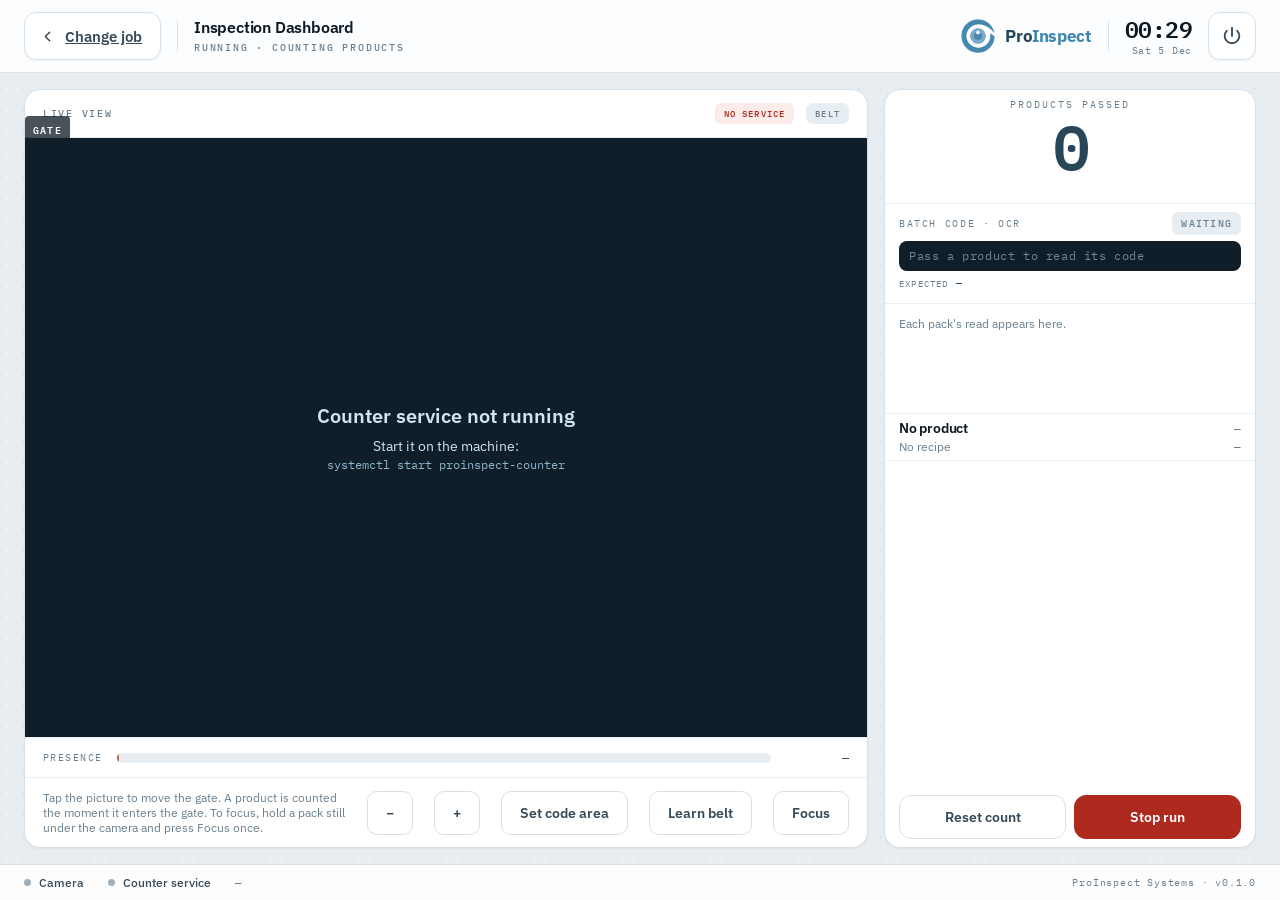
<file: ui/run.html>
<!doctype html>
<html lang="en">
<head>
<meta charset="utf-8">
<title>ProInspect &middot; Running</title>
<link rel="stylesheet" href="fonts.css">
<link rel="stylesheet" href="app.css">
<style>
  .work{
    position:relative;z-index:1;flex:1;min-height:0;
    display:grid;grid-template-columns:1fr 372px;gap:16px;padding:16px 24px;
  }
  .panel{
    background:var(--card);border:1px solid var(--line);border-radius:var(--r);
    box-shadow:var(--sh-1);display:flex;flex-direction:column;min-height:0;overflow:hidden;
  }
  .panel > h2{
    flex:0 0 auto;padding:13px 18px;border-bottom:1px solid var(--line-soft);
    font-family:var(--mono);font-size:10px;font-weight:500;letter-spacing:.17em;
    text-transform:uppercase;color:var(--ink-dim);display:flex;align-items:center;gap:12px;
  }
  .panel > h2 .sp{flex:1}
  .pill{
    font-family:var(--mono);font-size:9px;font-weight:500;letter-spacing:.13em;
    text-transform:uppercase;padding:4px 8px;border-radius:6px;white-space:nowrap;
    background:var(--ground);color:var(--ink-dim);border:1px solid var(--line-soft);
  }
  .pill.ok{background:var(--ok-soft);color:var(--ok);border-color:transparent}
  .pill.bad{background:var(--fail-soft);color:var(--fail);border-color:transparent}
  .pill.warn{background:var(--warn-soft);color:var(--warn);border-color:transparent}

  /* ---------- live view ---------- */
  .stage{flex:1;min-height:0;display:flex;align-items:center;justify-content:center;
         background:#0F1E29;position:relative}
  .feed{position:relative;max-width:100%;max-height:100%;aspect-ratio:16/9;
        width:100%;height:100%;object-fit:contain;display:flex;align-items:center;justify-content:center}
  .feed img{width:100%;height:100%;object-fit:contain;display:block;background:#0F1E29}
  /* Overlays are positioned inside a box that matches the image's painted
     area, not the element, so the gate lands on the right pixels. */
  .ov{position:absolute;left:0;top:0;width:100%;height:100%;pointer-events:none}
  .gate{
    position:absolute;border:2px dashed rgba(255,255,255,.55);border-radius:6px;
    box-shadow:0 0 0 1px rgba(0,0,0,.35);
  }
  .gate .tag{
    position:absolute;left:-2px;top:-24px;font-family:var(--mono);font-size:10px;
    font-weight:600;letter-spacing:.12em;color:#fff;background:rgba(13,25,34,.75);
    padding:4px 8px;border-radius:4px;white-space:nowrap;
  }
  .gate.on{border:3px solid var(--ok);box-shadow:0 0 0 2px rgba(0,0,0,.4)}
  .gate.on .tag{background:var(--ok)}
  .gate.learn{border-color:var(--warn)}
  .track{position:absolute;border:2px solid #F0C040;border-radius:4px;display:none}
  .track.on{display:block}
  .codewin{position:absolute;border:2px solid var(--live);border-radius:4px;display:none;box-shadow:0 0 0 1px rgba(0,0,0,.35)}
  .codewin.on{display:block}
  .codewin .tag{position:absolute;left:-2px;bottom:-22px;font-family:var(--mono);font-size:9px;font-weight:600;letter-spacing:.12em;color:#fff;background:var(--live);padding:3px 7px;border-radius:4px;white-space:nowrap}
  .btn.sm.arm{background:var(--live);border-color:var(--live);color:#fff}
  .nosvc{
    position:absolute;inset:0;display:none;place-items:center;text-align:center;
    color:#CFE6F2;font-size:14px;padding:30px;background:#0F1E29;
  }
  .nosvc.on{display:grid}
  .nosvc b{display:block;font-size:20px;font-weight:600;margin-bottom:8px}
  .nosvc code{font-family:var(--mono);font-size:12px;color:#8FB6CC}

  .meter{flex:0 0 auto;padding:12px 18px;border-top:1px solid var(--line-soft);display:grid;
         grid-template-columns:auto 1fr auto;gap:14px;align-items:center}
  .meter .l{font-family:var(--mono);font-size:9.5px;letter-spacing:.15em;text-transform:uppercase;color:var(--ink-dim)}
  .bar{height:10px;border-radius:5px;background:var(--ground);border:1px solid var(--line-soft);position:relative;overflow:hidden}
  .bar i{position:absolute;left:0;top:0;bottom:0;width:0;background:var(--live);border-radius:5px}
  .bar.on i{background:var(--ok)}
  .bar b{position:absolute;top:-2px;bottom:-2px;width:2px;background:var(--fail);opacity:.7}
  .meter .v{font-family:var(--mono);font-size:12px;font-variant-numeric:tabular-nums;color:var(--ink-2);min-width:64px;text-align:right}

  .tools{flex:0 0 auto;display:flex;align-items:center;gap:10px;padding:12px 18px;border-top:1px solid var(--line-soft)}
  .tools .hint{flex:1;font-size:12px;color:var(--ink-dim)}
  .btn.sm{padding:12px 18px;font-size:14px;border-radius:10px}

  /* ---------- the number ---------- */
  .count{padding:8px 14px 6px;text-align:center;border-bottom:1px solid var(--line-soft)}
  .count .l{font-family:var(--mono);font-size:10px;letter-spacing:.2em;text-transform:uppercase;color:var(--ink-dim)}
  .count .n{
    font-family:var(--mono);font-size:62px;font-weight:600;line-height:1;
    letter-spacing:-2px;font-variant-numeric:tabular-nums;color:var(--brand);margin-top:4px;
  }
  /* One-shot flash on each product. There is no GPU here, so this is the only
     animation on the page and it runs a quarter of a second, once per pack. */
  .count .n.bump{animation:bump .28s cubic-bezier(.2,.9,.3,1)}
  @keyframes bump{0%{color:var(--ok);transform:scale(1.07)}100%{color:var(--brand);transform:none}}
  .count .s{font-family:var(--mono);font-size:10.5px;color:var(--ink-dim);margin-top:6px;
            font-variant-numeric:tabular-nums;letter-spacing:.04em}
  .count .s b{color:var(--ink-2);font-weight:600}

  /* ---------- the read ---------- */
  .ocr{padding:8px 14px;border-bottom:1px solid var(--line-soft);min-height:0}
  .ocr .lab{
    display:flex;align-items:center;gap:8px;margin-bottom:6px;white-space:nowrap;
    font-family:var(--mono);font-size:9.5px;letter-spacing:.17em;text-transform:uppercase;color:var(--ink-dim);
  }
  .ocr .lab .sp{flex:1}
  .ocr .pill.big{font-size:9.5px;padding:4px 8px;overflow:hidden;text-overflow:ellipsis;max-width:70%}
  .ocr .thumb{
    display:block;width:100%;height:56px;object-fit:contain;background:#0F1E29;
    border-radius:8px;border:1px solid var(--line);
  }
  .ocr .thumb.none{display:none}
  /* The code as read, laid out like the printer lays it down. */
  .ocr .read{
    margin-top:6px;padding:7px 10px;border-radius:8px;min-height:0;
    background:#0F1E29;color:#CFE6F2;font-family:var(--mono);font-size:12px;line-height:1.35;
    white-space:pre-wrap;word-break:break-all;letter-spacing:.05em;
  }
  .ocr .read.ok{background:#0E2A1C;color:#BFEBD3}
  .ocr .read.bad{background:#2E1512;color:#F5C9C4}
  .ocr .read.wait{color:#6F8698}
  /* Whole-screen verdict: the ground and every card go green or red. */
  body.pass{background:#1F8A5A}
  body.fail{background:#B7382C}
  body.pass .panel,body.fail .panel{border-color:transparent}
  body.pass .panel{background:#E3F1EA}
  body.fail .panel{background:#FBEBE9}
  body.pass .stage,body.fail .stage{background:#0F1E29}
  .verdict{display:none;padding:8px 14px;text-align:center;font-family:var(--mono);font-size:32px;font-weight:600;letter-spacing:.08em;color:#fff;border-bottom:1px solid rgba(0,0,0,.08);line-height:1.1}
  body.pass .verdict{display:block;background:#137A4E}
  body.fail .verdict{display:block;background:#AE2A1F}
  .verdict small{display:block;font-size:10px;letter-spacing:.12em;margin-top:3px;opacity:.9;white-space:nowrap;overflow:hidden;text-overflow:ellipsis}
  .ocr .exp{
    margin-top:6px;display:grid;grid-template-columns:auto 1fr;gap:8px;align-items:baseline;
    font-family:var(--mono);font-size:9.5px;color:var(--ink-dim);white-space:pre-wrap;
  }
  /* once a verdict names the batch, the expected sample is that same text */
  body.pass .ocr .exp,body.fail .ocr .exp{display:none}
  .ocr .exp dt{font-size:9px;letter-spacing:.13em;text-transform:uppercase}
  .ocr .exp dd{color:var(--ink-2)}
  .ocr .meta{
    margin-top:5px;font-family:var(--mono);font-size:9px;color:var(--ink-dim);
    letter-spacing:.04em;display:flex;gap:12px;flex-wrap:wrap;font-variant-numeric:tabular-nums;
  }
  .rlog{flex:1;min-height:0;max-height:110px;overflow-y:auto;padding:4px 14px;border-bottom:1px solid var(--line-soft)}
  .rlog .row{
    display:grid;grid-template-columns:34px 1fr auto;gap:8px;align-items:center;
    padding:6px 0;border-bottom:1px solid var(--line-soft);font-family:var(--mono);font-size:11px;
  }
  .rlog .row:last-child{border-bottom:0}
  .rlog .n{color:var(--ink-dim)}
  .rlog .t{white-space:nowrap;overflow:hidden;text-overflow:ellipsis;color:var(--ink-2)}
  .rlog .v{font-size:9px;font-weight:600;letter-spacing:.12em;padding:3px 7px;border-radius:5px;background:var(--ground);color:var(--ink-dim)}
  .rlog .v.ok{background:var(--ok-soft);color:var(--ok)}
  .rlog .v.bad{background:var(--fail-soft);color:var(--fail)}
  .rlog .empty{font-size:11.5px;color:var(--ink-dim);padding:8px 0}

  .job{padding:6px 14px;border-bottom:1px solid var(--line-soft);display:grid;
       grid-template-columns:1fr auto;gap:2px 12px;align-items:baseline}
  .job .nm{font-size:14px;font-weight:600;letter-spacing:-.2px;line-height:1.2}
  .job .rc{font-size:11.5px;color:var(--ink-dim)}
  .job .kv{font-family:var(--mono);font-size:10.5px;color:var(--ink-dim);text-align:right;
           font-variant-numeric:tabular-nums;white-space:nowrap}

  .acts{padding:8px 14px;display:flex;gap:8px;margin-top:auto}
  .acts .btn{flex:1;text-align:center;margin:0;padding:12px 8px;font-size:14px}
</style>
</head>
<body>

<div class="topbar">
  <a class="backbtn" id="back" href="recipes.html">
    <svg viewBox="0 0 24 24"><path d="M15 18l-6-6 6-6"/></svg>Change job
  </a>
  <div class="rule"></div>
  <div class="station">
    <div class="t">Inspection Dashboard</div>
    <div class="s" id="subhead">Running &middot; counting products</div>
  </div>
  <div class="spacer"></div>
  <div class="brand">
    <img class="logo" id="logo" src="logo-icon.png" alt="">
    <div class="wm">Pro<span>Inspect</span></div>
  </div>
  <div class="rule"></div>
  <div class="clock"><div class="hm" id="hm">--:--</div><div class="dt" id="dt">&mdash;</div></div>
  <div class="iconbtn pwr" data-power tabindex="0" role="button" aria-label="Power">
    <svg viewBox="0 0 24 24"><path d="M12 3v9"/><path d="M6.3 6.3a8 8 0 1 0 11.4 0"/></svg>
  </div>
</div>

<div class="work">
  <div class="panel">
    <h2>Live view <span class="sp"></span>
      <span class="pill" id="camPill">connecting</span>
      <span class="pill" id="beltPill">belt</span>
    </h2>
    <div class="stage">
      <div class="feed" id="feed">
        <img id="cam" alt="Live view">
        <div class="ov" id="ov">
          <div class="track" id="track"></div>
          <div class="codewin" id="codewin"><span class="tag">CODE</span></div>
          <div class="gate" id="gate"><span class="tag" id="gateTag">GATE</span></div>
        </div>
        <div class="nosvc" id="nosvc"><div>
          <b>Counter service not running</b>
          Start it on the machine:<br><code>systemctl start proinspect-counter</code>
        </div></div>
      </div>
    </div>
    <div class="meter">
      <span class="l">Presence</span>
      <div class="bar" id="bar"><i id="barFill"></i><b id="barMark"></b></div>
      <span class="v" id="barVal">&mdash;</span>
    </div>
    <div class="tools">
      <span class="hint">Tap the picture to move the gate. A product is counted the moment it enters the gate. To focus, hold a pack still under the camera and press Focus once.</span>
      <button class="btn sm" id="btnSmaller" title="Smaller gate">&minus;</button>
      <button class="btn sm" id="btnLarger" title="Larger gate">+</button>
      <button class="btn sm" id="btnCode" title="Then tap the batch code on a pack held under the camera">Set code area</button>
      <button class="btn sm" id="btnLearn">Learn belt</button>
      <button class="btn sm" id="btnFocus">Focus</button>
    </div>
  </div>

  <div class="panel">
    <div class="verdict" id="verdict">&mdash;<small id="verdictSub"></small></div>
    <div class="count">
      <div class="l">Products passed</div>
      <div class="n" id="count">0</div>
      <div class="s" id="countSub">&nbsp;</div>
    </div>
    <div class="ocr">
      <div class="lab"><span>Batch code &middot; OCR</span><span class="sp"></span><span class="pill big" id="ocrPill">waiting</span></div>
      <img class="thumb none" id="ocrThumb" alt="">
      <div class="read wait" id="ocrText">Pass a product to read its code</div>
      <div class="exp"><dt>Expected</dt><dd id="ocrExp">&mdash;</dd></div>
      <div class="meta" id="ocrMeta"></div>
    </div>
    <div class="rlog" id="ocrLog"><div class="empty">Each pack's read appears here.</div></div>
    <div class="job">
      <div class="nm" id="jobName">&mdash;</div>
      <div class="kv" id="elapsed">&mdash;</div>
      <div class="rc" id="jobRec">&mdash;</div>
      <div class="kv" id="rate">&mdash;</div>
    </div>
    <div class="acts">
      <button class="btn" id="btnReset">Reset count</button>
      <button class="btn danger" id="btnStop">Stop run</button>
    </div>
  </div>
</div>

<div class="botbar">
  <span class="st off" id="stCam"><span class="d"></span>Camera</span>
  <span class="st off" id="stSvc"><span class="d"></span>Counter service</span>
  <span class="unit" id="unit">&mdash;</span>
  <span class="spacer"></span>
  <span class="by">ProInspect Systems &middot; <span id="ver">v0.1.0</span></span>
</div>

<script src="app.js"></script>
<script>
(function(){
  'use strict';
  var SVC = 'http://127.0.0.1:8080';
  var POLL_MS = 200;                 // fast enough to feel live; every DOM write is a repaint

  function $(i){ return document.getElementById(i); }
  function esc(s){
    return String(s == null ? '' : s).replace(/[&<>"]/g, function(c){
      return ({'&':'&amp;','<':'&lt;','>':'&gt;','"':'&quot;'})[c];
    });
  }
  function param(n){
    var m = new RegExp('[?&]'+n+'=([^&]*)').exec(location.search);
    return m ? decodeURIComponent(m[1]) : null;
  }
  function j(u){ return fetch(u, {cache:'no-store'}).then(function(r){ return r.json(); }); }
  function setText(el, v){ if (el.textContent !== v) el.textContent = v; }
  function setHTML(el, v){ if (el.__html !== v) { el.__html = v; el.innerHTML = v; } }
  function setClass(el, v){ if (el.className !== v) el.className = v; }
  function fmtDur(s){
    s = Math.max(0, Math.round(s));
    var h = Math.floor(s/3600), m = Math.floor((s%3600)/60), x = s%60;
    return (h ? h+'h ' : '') + (h || m ? m+'m ' : '') + x + 's';
  }

  var PID = param('product') || '', RID = param('recipe') || '';
  $('back').href = 'recipes.html' + (PID ? '?product=' + encodeURIComponent(PID) : '');

  // ---- what we are running, for the job card -------------------------------
  fetch('data/products.json', {cache:'no-store'}).then(function(r){ return r.json(); })
    .then(function(d){
      var prod = (d.products || []).filter(function(p){ return p.id === PID; })[0];
      var rcp = prod ? prod.recipes.filter(function(r){ return r.id === RID; })[0] : null;
      $('jobName').textContent = prod ? prod.name : (PID || 'No product');
      $('jobRec').textContent  = (rcp ? rcp.name : (RID || 'No recipe')) + (RID ? '  ·  ' + RID : '');
    }).catch(function(){});

  // ---- start (idempotent for the same job, so a reload keeps the count) ----
  var cam = $('cam');
  var svcUp = false;
  function setSvc(up, why){
    // A service restart drops the MJPEG connection without an <img> error
    // event, so the picture would freeze; reconnect whenever it comes back.
    if (up && !svcUp && cam) connectFeed();
    svcUp = up;
    $('stSvc').className = 'st ' + (up ? 'ok' : 'off');
    $('nosvc').className = 'nosvc' + (up ? '' : ' on');
    if (!up) { $('camPill').textContent = why || 'no service'; $('camPill').className = 'pill bad'; }
  }
  j(SVC + '/run/start?product=' + encodeURIComponent(PID) + '&recipe=' + encodeURIComponent(RID))
    .then(function(){ setSvc(true); })
    .catch(function(){ setSvc(false, 'no service'); });

  // ---- live feed -------------------------------------------------------------
  // One MJPEG connection; if it drops (service restart), reconnect after a second.
  var feedRetry = null;
  function connectFeed(){
    cam.src = SVC + '/stream.mjpg?t=' + Date.now();
  }
  cam.addEventListener('error', function(){
    clearTimeout(feedRetry); feedRetry = setTimeout(connectFeed, 1000);
  });
  // The first connection is made by setSvc(true) once the service answers.

  // The <img> is object-fit:contain, so the painted picture can be letterboxed
  // inside the element. Overlays are placed over the painted area only.
  function fitOverlay(){
    var W = cam.clientWidth, H = cam.clientHeight, ov = $('ov');
    if (!W || !H) return;
    var iw = cam.naturalWidth || 16, ih = cam.naturalHeight || 9;
    var s = Math.min(W / iw, H / ih), pw = iw * s, ph = ih * s;
    ov.style.left = ((W - pw) / 2) + 'px'; ov.style.top = ((H - ph) / 2) + 'px';
    ov.style.width = pw + 'px'; ov.style.height = ph + 'px';
  }
  cam.addEventListener('load', fitOverlay);
  window.addEventListener('resize', fitOverlay);

  // Tap to place the gate by its centre. Coordinates are normalised against the
  // painted picture, which is what the service's gate is normalised against.
  // Set code area: freeze the picture on the last pack that went through and
  // let the operator tap the code on it. No need to hold a pack in view.
  var armCode = false;
  function armCodeMode(on){
    armCode = on;
    setClass($('btnCode'), 'btn sm' + (on ? ' arm' : ''));
    setText($('btnCode'), on ? 'Tap the code on the pack…' : 'Set code area');
    if (on) { cam.src = SVC + '/ocr/pack.jpg?t=' + Date.now(); }
    else { connectFeed(); }
  }
  $('btnCode').addEventListener('click', function(){
    if (!svcUp) return;
    armCodeMode(!armCode);
  });
  $('feed').addEventListener('click', function(e){
    if (!svcUp) return;
    var ov = $('ov'), r = ov.getBoundingClientRect();
    if (!r.width || !r.height) return;
    var cx = (e.clientX - r.left) / r.width, cy = (e.clientY - r.top) / r.height;
    if (cx < 0 || cx > 1 || cy < 0 || cy > 1) return;
    if (armCode) {
      armCodeMode(false);
      j(SVC + '/code/set?from=last&fx=' + cx.toFixed(4) + '&fy=' + cy.toFixed(4)).then(function(r){
        if (r && r.ok === false) { setText($('btnCode'), r.error || 'could not set'); setTimeout(function(){ setText($('btnCode'), 'Set code area'); }, 4000); }
      }).catch(function(){});
      return;
    }
    j(SVC + '/gate/set?cx=' + cx.toFixed(4) + '&cy=' + cy.toFixed(4)).catch(function(){});
  });
  function resize(k){
    if (!svcUp || !lastGate) return;
    var w = Math.min(1, Math.max(0.08, lastGate.w * k)), h = Math.min(1, Math.max(0.08, lastGate.h * k));
    var cx = lastGate.x + lastGate.w / 2, cy = lastGate.y + lastGate.h / 2;
    j(SVC + '/gate/set?w=' + w.toFixed(4) + '&h=' + h.toFixed(4) + '&cx=' + cx.toFixed(4) + '&cy=' + cy.toFixed(4)).catch(function(){});
  }
  $('btnSmaller').addEventListener('click', function(){ resize(0.85); });
  $('btnLarger').addEventListener('click', function(){ resize(1.18); });
  $('btnLearn').addEventListener('click', function(){
    if (!svcUp) return;
    j(SVC + '/belt/learn').catch(function(){});
  });
  $('btnFocus').addEventListener('click', function(){
    if (!svcUp) return;
    j(SVC + '/camera/focus').catch(function(){});
  });

  // ---- status poll -----------------------------------------------------------
  var lastCount = null, lastGate = null, gateKey = '', trackKey = '', lastBar = -1, misses = 0;
  function apply(s){
    var run = s.run || {}, c = s.counter || {}, camS = s.camera || {}, g = s.gate || {};

    // The number. Flash once per increment; never animate otherwise.
    var n = run.count || 0, el = $('count');
    if (lastCount === null) { el.textContent = n; }
    else if (n !== lastCount) {
      el.textContent = n;
      el.classList.remove('bump'); void el.offsetWidth; el.classList.add('bump');
    }
    lastCount = n;
    var sub = '';
    if (run.active) {
      sub = '<b>' + (run.per_min || 0) + '</b> / min';
      if (run.since_last != null) sub += '  ·  last <b>' + fmtDur(run.since_last) + '</b> ago';
    } else {
      sub = 'Run stopped';
    }
    setHTML($('countSub'), sub);
    setText($('elapsed'), run.active ? 'running ' + fmtDur(run.elapsed || 0) : 'stopped');
    setText($('rate'), run.active ? (run.per_min || 0) + ' / min' : '—');
    renderOcr(s.ocr || {}, s.ocr_log || [], run);

    // Camera + belt state.
    var online = !!camS.online;
    if (camS.focusing) {
      setText($('camPill'), 'focusing ' + Math.round((camS.focus_progress || 0) * 100) + '%');
      setClass($('camPill'), 'pill warn');
    } else {
      setText($('camPill'), online ? 'live · ' + (camS.fps || 0).toFixed(0) + ' fps' + (camS.focus != null ? ' · focus ' + camS.focus : '') : (camS.error || 'no signal'));
      setClass($('camPill'), 'pill ' + (online ? 'ok' : 'bad'));
    }
    if ($('btnFocus').disabled !== !!camS.focusing) $('btnFocus').disabled = !!camS.focusing;
    setClass($('stCam'), 'st ' + (online ? 'ok' : 'warn'));
    if (c.learning) {
      setText($('beltPill'), 'learning belt ' + Math.round((c.learn_progress || 0) * 100) + '%');
      setClass($('beltPill'), 'pill warn');
    } else if (c.has_reference) {
      setText($('beltPill'), 'belt learned'); setClass($('beltPill'), 'pill ok');
    } else {
      setText($('beltPill'), 'no belt reference'); setClass($('beltPill'), 'pill bad');
    }

    // Gate box: dashed when empty, solid green while a product is in it.
    lastGate = g;
    var gk = [g.x, g.y, g.w, g.h].join(',');
    if (gk !== gateKey) {
      gateKey = gk; var ge = $('gate');
      ge.style.left = (g.x * 100) + '%'; ge.style.top = (g.y * 100) + '%';
      ge.style.width = (g.w * 100) + '%'; ge.style.height = (g.h * 100) + '%';
    }
    setClass($('gate'), 'gate' + (c.in_gate ? ' on' : '') + (c.learning ? ' learn' : ''));
    setText($('gateTag'), c.learning ? 'KEEP BELT CLEAR' : (c.in_gate ? 'PRODUCT' : (c.armed ? 'GATE' : 'CLEARING')));

    // Track box follows the moving thing anywhere in the picture.
    var t = c.track, cw = s.code_window, tk = (t ? [t.x, t.y, t.w, t.h].join(',') : '') + '|' + (cw ? [cw.x, cw.y, cw.w, cw.h].join(',') : '');
    if (tk !== trackKey) {
      trackKey = tk; var te = $('track'), ce = $('codewin');
      if (t) {
        te.style.left = (t.x * 100) + '%'; te.style.top = (t.y * 100) + '%';
        te.style.width = (t.w * 100) + '%'; te.style.height = (t.h * 100) + '%';
        te.className = 'track on';
        if (cw) {
          ce.style.left = ((t.x + cw.x * t.w) * 100) + '%'; ce.style.top = ((t.y + cw.y * t.h) * 100) + '%';
          ce.style.width = (cw.w * t.w * 100) + '%'; ce.style.height = (cw.h * t.h * 100) + '%';
          ce.className = 'codewin on';
        } else { ce.className = 'codewin'; }
      } else { te.className = 'track'; ce.className = 'codewin'; }
    }

    // Presence meter, with the enter threshold marked. Only repaint on change.
    var p = c.presence || 0, enter = c.enter || 0.055, span = enter * 3;
    var pct = Math.min(100, Math.round(p / span * 50) * 2);      // 2% steps: noise never repaints it
    var bk = pct + ':' + (c.in_gate ? 1 : 0);
    if (bk !== lastBar) {
      lastBar = bk; $('barFill').style.width = pct + '%';
      $('barMark').style.left = Math.min(100, (enter / span * 100)) + '%';
      setClass($('bar'), 'bar' + (c.in_gate ? ' on' : ''));
    }
    setText($('barVal'), p.toFixed(2));
  }

  // ---- the read ------------------------------------------------------------
  var ocrShownN = -1, ocrShownState = '', ocrLogKey = '', expShown = null;
  function renderOcr(o, log, run){
    var exp = run.expected || '';
    if (exp !== expShown) { expShown = exp; $('ocrExp').textContent = exp || 'no sample in the recipe'; }
    var key = (o.state || 'idle') + ':' + (o.n || 0) + ':' + (o.attempt || 0) + ':' + (o.code_score || 0) + ':' + (o.conf || 0);
    if (key !== ocrShownState) {
      ocrShownState = key;
      var pill = $('ocrPill'), txt = $('ocrText'), th = $('ocrThumb'), meta = $('ocrMeta');
      if (o.state === 'reading') {
        pill.textContent = 'reading #' + o.n + '…'; pill.className = 'pill big warn';
        if (o.n !== ocrShownN) { txt.textContent = 'Reading pack #' + o.n + '…'; txt.className = 'read wait'; meta.textContent = ''; }
      } else if (o.state === 'done') {
        var m = o.match || {}, has = !!(o.text && o.text.trim()), v = o.verdict || {};
        if (v.state === 'pass') {
          pill.textContent = 'pass · ' + v.batch; pill.className = 'pill big ok'; txt.className = 'read ok'; txt.textContent = v.text;
          document.body.className = 'pass'; $('verdict').firstChild.nodeValue = 'PASS'; setText($('verdictSub'), v.batch + (v.evidence ? '  ·  ' + v.evidence : ''));
        } else if (v.state === 'fail' && v.batch) {
          pill.textContent = 'fail · wrong batch'; pill.className = 'pill big bad'; txt.className = 'read bad'; txt.textContent = v.text;
          document.body.className = 'fail'; $('verdict').firstChild.nodeValue = 'FAIL'; setText($('verdictSub'), 'WRONG BATCH · ' + v.batch + (v.evidence ? '  ·  ' + v.evidence : ''));
        } else if (v.state === 'fail') {
          pill.textContent = 'fail · no code'; pill.className = 'pill big bad'; txt.className = 'read bad'; txt.textContent = has ? 'Unknown code:\n' + o.text : (o.error || 'No code found on the pack');
          document.body.className = 'fail'; $('verdict').firstChild.nodeValue = 'FAIL'; setText($('verdictSub'), 'NO KNOWN BATCH CODE READ');
        }
        else if (!has) { pill.textContent = 'no read'; pill.className = 'pill big bad'; txt.className = 'read bad'; txt.textContent = o.error || 'No code found on the pack'; }
        else if (m.checked && m.ok) { pill.textContent = 'match'; pill.className = 'pill big ok'; txt.className = 'read ok'; txt.textContent = o.text; }
        else if (m.checked) { pill.textContent = 'mismatch' + (m.bad_fields && m.bad_fields.length ? ' · ' + m.bad_fields.join(', ') : ''); pill.className = 'pill big bad'; txt.className = 'read bad'; txt.textContent = o.text; }
        else { pill.textContent = 'read'; pill.className = 'pill big ok'; txt.className = 'read'; txt.textContent = o.text; }
        var bits = ['#' + o.n];
        if (o.engine) bits.push(o.engine === 'gpu' ? 'GPU' : 'CPU');
        if (o.conf != null) bits.push('conf ' + Math.round(o.conf));
        if (o.ms != null) bits.push(o.ms + ' ms');
        if (o.rotate) bits.push('rot ' + o.rotate + '°');
        if (o.at) bits.push(o.at);
        meta.textContent = bits.join('  ·  ');
        if (o.n !== ocrShownN) {
          ocrShownN = o.n;
          th.className = 'thumb'; th.src = SVC + '/ocr/last.jpg?n=' + o.n + '&t=' + Date.now();
        }
      } else {
        document.body.className = '';
        pill.textContent = 'waiting'; pill.className = 'pill big';
        txt.className = 'read wait'; txt.textContent = 'Pass a product to read its code';
        meta.textContent = ''; th.className = 'thumb none'; ocrShownN = -1;
      }
    }
    var lk = log.map(function(e){ return e.n + ':' + e.text + ':' + e.ok; }).join('|');
    if (lk !== ocrLogKey) {
      ocrLogKey = lk;
      $('ocrLog').innerHTML = log.length ? log.slice().reverse().map(function(e){
        var v = e.ok === true ? '<span class="v ok">OK</span>' : e.ok === false ? '<span class="v bad">NO</span>' : '<span class="v">READ</span>';
        return '<div class="row"><span class="n">#' + e.n + '</span><span class="t">' + esc(e.text || '—') + '</span>' + v + '</div>';
      }).join('') : '<div class="empty">Each pack\'s read appears here.</div>';
    }
  }

  (function poll(){
    j(SVC + '/status').then(function(s){
      misses = 0;
      if (!svcUp) setSvc(true);
      apply(s);
    }).catch(function(){
      // Three misses in a row before declaring the service gone: one slow
      // response must not flash the panel.
      if (++misses >= 3 && svcUp) setSvc(false, 'no service');
    }).then(function(){ setTimeout(poll, POLL_MS); });
  })();

  // ---- actions ---------------------------------------------------------------
  $('btnReset').addEventListener('click', function(){
    if (!svcUp) return;
    j(SVC + '/run/reset').catch(function(){});   // the next poll shows the zero
  });
  $('btnStop').addEventListener('click', function(){
    var back = 'recipes.html' + (PID ? '?product=' + encodeURIComponent(PID) : '');
    this.disabled = true;
    j(SVC + '/run/stop').catch(function(){}).then(function(){ location.href = back; });
  });
})();
</script>
</body>
</html>
</file>
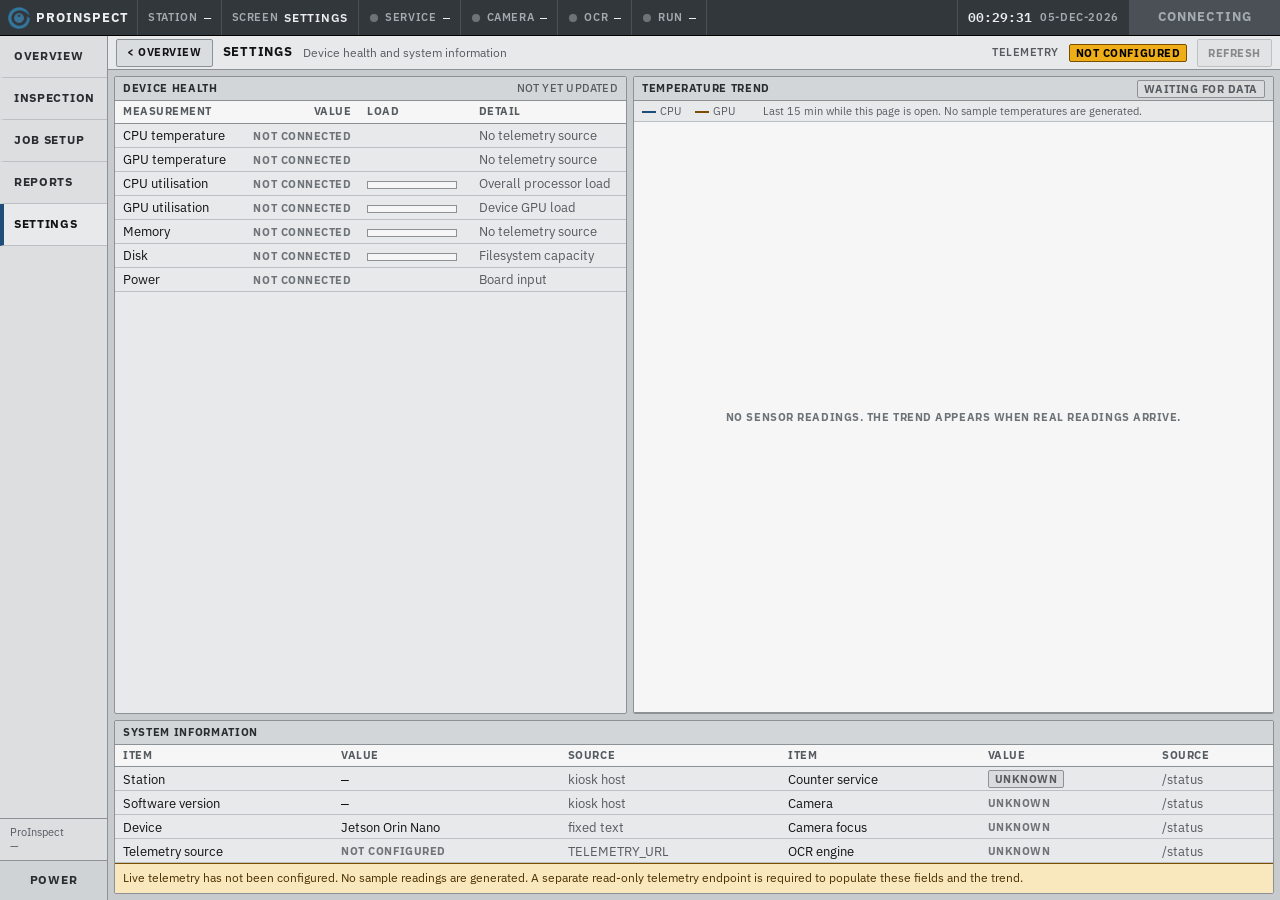
<file: ui/settings.html>
<!doctype html>
<html lang="en">
<head>
<meta charset="utf-8">
<meta name="viewport" content="width=device-width, initial-scale=1">
<title>ProInspect &middot; Settings</title>
<link rel="icon" href="logo-icon.png">
<link rel="stylesheet" href="fonts.css">
<link rel="stylesheet" href="shell.css">
<style>
  .work{display:grid;gap:6px;overflow:hidden;grid-template-columns:minmax(0,1fr) minmax(0,1.25fr);grid-template-rows:minmax(0,1fr) auto}
  .t td.num .u{color:var(--ink-dim);font-family:var(--sans);font-size:11px;margin-left:2px}
  .meterbar{height:8px;width:90px;background:var(--field);border:1px solid var(--line);position:relative;display:inline-block;vertical-align:middle}
  .meterbar i{position:absolute;left:0;top:0;bottom:0;width:0;background:var(--off-bg)}
  .chart-wrap{position:relative;flex:1;min-height:120px;background:var(--field);border-bottom:1px solid var(--line)}
  canvas{width:100%;height:100%;display:block}
  .chart-empty{position:absolute;inset:0;display:grid;place-items:center;text-align:center;padding:16px;
    font-size:11px;font-weight:700;letter-spacing:.05em;color:var(--off)}
  .legend{display:flex;gap:14px;padding:3px 8px;font-size:11px;color:var(--ink-dim);border-bottom:1px solid var(--line-soft)}
  .legend i{display:inline-block;width:14px;height:2px;vertical-align:middle;margin-right:4px;background:#1F4E79}
  .legend i.gpu{background:#7A4F00}
  .span2{grid-column:1 / -1}
</style>
</head>
<body data-nav="settings" data-title="SETTINGS">

<header class="hdr" id="hdr"></header>
<aside class="side" id="side"></aside>

<main class="main">
  <div class="pagebar">
    <a class="btn sm" href="index.html">&lt; OVERVIEW</a>
    <span class="pt">SETTINGS</span>
    <span class="pc">Device health and system information</span>
    <span class="sp"></span>
    <span class="k">Telemetry</span><span class="tag" id="connectionStatus">NOT CONNECTED</span>
    <button class="btn sm" id="refreshButton" type="button">REFRESH</button>
  </div>

  <div class="work">
    <!-- device health -->
    <section class="pnl">
      <div class="ph">DEVICE HEALTH <span class="sp"></span><span class="note" id="lastUpdated">NOT YET UPDATED</span></div>
      <table class="t">
        <thead><tr><th>MEASUREMENT</th><th class="num">VALUE</th><th>LOAD</th><th>DETAIL</th></tr></thead>
        <tbody>
          <tr><td>CPU temperature</td><td class="num" id="cpuTemp"></td><td></td><td class="muted" id="cpuTempLabel">Waiting for telemetry</td></tr>
          <tr><td>GPU temperature</td><td class="num" id="gpuTemp"></td><td></td><td class="muted" id="gpuTempLabel">Waiting for telemetry</td></tr>
          <tr><td>CPU utilisation</td><td class="num" id="cpuUsage"></td><td><span class="meterbar"><i id="cpuBar"></i></span></td><td class="muted">Overall processor load</td></tr>
          <tr><td>GPU utilisation</td><td class="num" id="gpuUsage"></td><td><span class="meterbar"><i id="gpuBar"></i></span></td><td class="muted">Device GPU load</td></tr>
          <tr><td>Memory</td><td class="num" id="ramUsage"></td><td><span class="meterbar"><i id="ramBar"></i></span></td><td class="muted" id="ramDetail">Waiting for telemetry</td></tr>
          <tr><td>Disk</td><td class="num" id="diskUsage"></td><td><span class="meterbar"><i id="diskBar"></i></span></td><td class="muted">Filesystem capacity</td></tr>
          <tr><td>Power</td><td class="num" id="powerUsage"></td><td></td><td class="muted">Board input</td></tr>
        </tbody>
      </table>
    </section>

    <!-- temperature trend -->
    <section class="pnl">
      <div class="ph">TEMPERATURE TREND <span class="sp"></span><span class="tag" id="thermalStatus">WAITING FOR DATA</span></div>
      <div class="legend"><span><i></i>CPU</span><span><i class="gpu"></i>GPU</span><span class="sp"></span><span id="chartFootnote">Last 15 min while this page is open. No sample temperatures are generated.</span></div>
      <div class="chart-wrap">
        <canvas id="thermalChart" role="img" aria-label="CPU and GPU temperature history"></canvas>
        <div class="chart-empty" id="chartEmpty">NO SENSOR READINGS. THE TREND APPEARS WHEN REAL READINGS ARRIVE.</div>
      </div>
    </section>

    <!-- system information -->
    <section class="pnl span2">
      <div class="ph">SYSTEM INFORMATION</div>
      <table class="t">
        <thead><tr><th>ITEM</th><th>VALUE</th><th>SOURCE</th><th>ITEM</th><th>VALUE</th><th>SOURCE</th></tr></thead>
        <tbody>
          <tr>
            <td>Station</td><td class="mono" id="sysUnit">&mdash;</td><td class="muted">kiosk host</td>
            <td>Counter service</td><td id="serviceStatus"><span class="tag">UNKNOWN</span></td><td class="muted">/status</td>
          </tr>
          <tr>
            <td>Software version</td><td class="mono" id="sysVer">&mdash;</td><td class="muted">kiosk host</td>
            <td>Camera</td><td id="sysCam"><span class="na">UNKNOWN</span></td><td class="muted">/status</td>
          </tr>
          <tr>
            <td>Device</td><td id="deviceName">Jetson Orin Nano</td><td class="muted">fixed text</td>
            <td>Camera focus</td><td class="mono" id="sysFocus"><span class="na">UNKNOWN</span></td><td class="muted">/status</td>
          </tr>
          <tr>
            <td>Telemetry source</td><td id="telemetrySrc"><span class="na">NOT CONFIGURED</span></td><td class="muted">TELEMETRY_URL</td>
            <td>OCR engine</td><td id="sysEng"><span class="na">UNKNOWN</span></td><td class="muted">/status</td>
          </tr>
        </tbody>
      </table>
      <div class="notice" id="telemetryNotice" role="status" aria-live="polite" style="border-width:1px 0 0">
        Live telemetry has not been configured. The page will not display invented sensor readings.
        Connect a separate read-only Jetson telemetry API to populate these fields and the trend.
      </div>
    </section>
  </div>
</main>

<script src="shell.js"></script>
<script>
  "use strict";

  /*
    Settings frontend.
    No telemetry endpoint is configured yet, and no fake readings are
    generated. When a separate read-only telemetry backend exists, set
    TELEMETRY_URL to its endpoint and match the JSON fields read in
    updateDashboard():
      cpu.temperature_c, cpu.utilization_percent, gpu.temperature_c,
      gpu.utilization_percent, memory.used_bytes, memory.total_bytes,
      disk.used_percent, power.watts, timestamp
  */
  const TELEMETRY_URL = "";

  const HISTORY_WINDOW_MS = 15 * 60 * 1000;
  const MAX_HISTORY_POINTS = 300;
  const REFRESH_INTERVAL_MS = 3000;

  const history = [];
  let requestInProgress = false;

  const $ = (id) => document.getElementById(id);
  const canvas = $("thermalChart");
  const context = canvas.getContext("2d");

  const TAG = { good: "ok", bad: "fail", warn: "warn", "": "" };
  function setPill(element, label, state = "") {
    element.className = "tag " + (TAG[state] || "");
    element.textContent = label.toUpperCase();
  }

  function setMetric(id, value, unit = "") {
    const element = $(id);
    if (typeof value !== "number" || !Number.isFinite(value)) {
      element.innerHTML = '<span class="na">NOT CONNECTED</span>';
      return;
    }
    element.textContent = Number(value.toFixed(1)).toString();
    if (unit) {
      const u = document.createElement("span");
      u.className = "u";
      u.textContent = unit;
      element.append(u);
    }
  }

  function setProgress(id, value) {
    const element = $(id);
    const ok = typeof value === "number" && Number.isFinite(value) && value >= 0 && value <= 100;
    element.style.width = ok ? value + "%" : "0%";
    element.style.background = !ok ? "" : value >= 90 ? "var(--fail-bg)" : value >= 75 ? "var(--warn-bg)" : "var(--ok-bg)";
  }

  function formatBytes(bytes) {
    if (typeof bytes !== "number" || !Number.isFinite(bytes)) return "—";
    return (bytes / (1024 ** 3)).toFixed(1) + " GB";
  }

  function resizeCanvas() {
    const rect = canvas.getBoundingClientRect();
    const dpr = window.devicePixelRatio || 1;
    canvas.width = Math.max(1, Math.round(rect.width * dpr));
    canvas.height = Math.max(1, Math.round(rect.height * dpr));
    context.setTransform(dpr, 0, 0, dpr, 0, 0);
    drawThermalChart();
  }

  function drawThermalChart() {
    const rect = canvas.getBoundingClientRect();
    const width = rect.width;
    const height = rect.height;
    if (!width || !height) return;
    context.clearRect(0, 0, width, height);

    const hasData = history.some(point => Number.isFinite(point.cpu) || Number.isFinite(point.gpu));
    $("chartEmpty").hidden = hasData;
    if (!hasData) {
      setPill($("thermalStatus"), "Waiting for data");
      return;
    }

    const left = 38, right = 12, top = 10, bottom = 22;
    const plotWidth = width - left - right;
    const plotHeight = height - top - bottom;
    const values = history.flatMap(point => [point.cpu, point.gpu].filter(Number.isFinite));
    let min = Math.floor(Math.min(...values) / 5) * 5;
    let max = Math.ceil(Math.max(...values) / 5) * 5;
    if (max - min < 10) { min -= 5; max += 5; }

    const x = index => left + (index / Math.max(1, history.length - 1)) * plotWidth;
    const y = value => top + ((max - value) / (max - min)) * plotHeight;

    context.font = "11px 'IBM Plex Mono', monospace";
    context.textAlign = "right";
    context.textBaseline = "middle";
    context.fillStyle = "#565B60";
    context.strokeStyle = "#BCC0C4";
    context.lineWidth = 1;
    const ticks = 4;
    for (let i = 0; i <= ticks; i++) {
      const value = min + ((max - min) * i / ticks);
      const py = Math.round(y(value)) + 0.5;
      context.beginPath();
      context.moveTo(left, py);
      context.lineTo(width - right, py);
      context.stroke();
      context.fillText(Math.round(value) + "°", left - 6, py);
    }

    function drawSeries(key, color) {
      const points = history.map((point, index) => ({ point, index })).filter(item => Number.isFinite(item.point[key]));
      if (points.length === 0) return;
      context.beginPath();
      context.strokeStyle = color;
      context.lineWidth = 1.5;
      points.forEach((item, i) => {
        const px = x(item.index), py = y(item.point[key]);
        if (i === 0) context.moveTo(px, py); else context.lineTo(px, py);
      });
      context.stroke();
    }
    drawSeries("cpu", "#1F4E79");
    drawSeries("gpu", "#7A4F00");

    context.textAlign = "center";
    context.textBaseline = "top";
    const firstTime = history[0] && history[0].time;
    const lastTime = history[history.length - 1] && history[history.length - 1].time;
    if (firstTime) context.fillText(App.hms(new Date(firstTime)), left + 24, height - 16);
    if (lastTime) context.fillText(App.hms(new Date(lastTime)), width - right - 24, height - 16);

    setPill($("thermalStatus"), "Recording", "good");
  }

  function readNumber(value) {
    return typeof value === "number" && Number.isFinite(value) ? value : null;
  }

  function updateDashboard(data) {
    const cpuTemp = readNumber(data?.cpu?.temperature_c);
    const gpuTemp = readNumber(data?.gpu?.temperature_c);
    const cpuUsage = readNumber(data?.cpu?.utilization_percent);
    const gpuUsage = readNumber(data?.gpu?.utilization_percent);
    const ramUsed = readNumber(data?.memory?.used_bytes);
    const ramTotal = readNumber(data?.memory?.total_bytes);
    const diskUsage = readNumber(data?.disk?.used_percent);
    const watts = readNumber(data?.power?.watts);

    const parsedTime = data?.timestamp ? new Date(data.timestamp) : new Date();
    const sampleTime = Number.isFinite(parsedTime.getTime()) ? parsedTime.getTime() : Date.now();

    setMetric("cpuTemp", cpuTemp, "°C");
    setMetric("gpuTemp", gpuTemp, "°C");
    $("cpuTempLabel").textContent = cpuTemp === null ? "Unavailable" : "Processor thermal sensor";
    $("gpuTempLabel").textContent = gpuTemp === null ? "Unavailable" : "GPU thermal sensor";
    setMetric("cpuUsage", cpuUsage, "%");
    setMetric("gpuUsage", gpuUsage, "%");
    setProgress("cpuBar", cpuUsage);
    setProgress("gpuBar", gpuUsage);

    if (ramUsed !== null && ramTotal !== null && ramTotal > 0) {
      const ramPercent = (ramUsed / ramTotal) * 100;
      setMetric("ramUsage", ramPercent, "%");
      $("ramDetail").textContent = formatBytes(ramUsed) + " used of " + formatBytes(ramTotal);
      setProgress("ramBar", ramPercent);
    } else {
      setMetric("ramUsage", null, "%");
      $("ramDetail").textContent = "Unavailable";
      setProgress("ramBar", null);
    }

    setMetric("diskUsage", diskUsage, "%");
    setProgress("diskBar", diskUsage);
    setMetric("powerUsage", watts, "W");

    if (cpuTemp !== null || gpuTemp !== null) {
      history.push({ time: sampleTime, cpu: cpuTemp, gpu: gpuTemp });
      const cutoff = Date.now() - HISTORY_WINDOW_MS;
      while (history.length && (history[0].time < cutoff || history.length > MAX_HISTORY_POINTS)) {
        history.shift();
      }
    }

    $("lastUpdated").textContent = "UPDATED " + App.hms(new Date());
    setPill($("connectionStatus"), "Connected", "good");
    $("telemetryNotice").textContent =
      "Live telemetry is connected. Values shown are from the configured read-only telemetry endpoint.";
    drawThermalChart();
  }

  function showNotConnected() {
    ["cpuTemp", "gpuTemp", "cpuUsage", "gpuUsage", "ramUsage", "diskUsage", "powerUsage"].forEach(id => setMetric(id, null));
    $("cpuTempLabel").textContent = "No telemetry source";
    $("gpuTempLabel").textContent = "No telemetry source";
    $("ramDetail").textContent = "No telemetry source";
  }

  async function refreshTelemetry() {
    if (!TELEMETRY_URL) {
      setPill($("connectionStatus"), "Not configured", "warn");
      $("telemetryNotice").textContent =
        "Live telemetry has not been configured. No sample readings are generated. " +
        "A separate read-only telemetry endpoint is required to populate these fields and the trend.";
      return;
    }
    if (requestInProgress) return;
    requestInProgress = true;
    $("refreshButton").disabled = true;
    try {
      const response = await fetch(TELEMETRY_URL, { method: "GET", cache: "no-store", headers: { "Accept": "application/json" } });
      if (!response.ok) throw new Error("HTTP " + response.status);
      updateDashboard(await response.json());
    } catch (error) {
      setPill($("connectionStatus"), "Connection error", "bad");
      $("telemetryNotice").textContent =
        "Could not read telemetry. Check that the separate read-only API is running and that its URL and browser access settings are correct.";
      console.error("Telemetry request failed:", error);
    } finally {
      requestInProgress = false;
      $("refreshButton").disabled = false;
    }
  }

  // ---- what the counter service and the kiosk host do report ----
  App.onStatus(function (s, up) {
    if (!up || !s) {
      $("serviceStatus").innerHTML = '<span class="tag fail">NOT RESPONDING</span>';
      ["sysCam", "sysFocus", "sysEng"].forEach(id => { $(id).innerHTML = '<span class="na">UNKNOWN</span>'; });
      return;
    }
    const cam = s.camera || {};
    $("serviceStatus").innerHTML = '<span class="tag ok">ONLINE</span>';
    $("sysCam").innerHTML = cam.online
      ? '<span class="tag ok">ONLINE</span> ' + App.esc((cam.name || "") + " " + (cam.width || "") + "x" + (cam.height || ""))
      : '<span class="tag fail">OFFLINE</span> ' + App.esc(cam.error || "");
    $("sysFocus").textContent = cam.focus != null ? String(cam.focus) : "—";
    const eng = s.ocr_engine || "";
    $("sysEng").innerHTML = eng === "gpu" ? '<span class="tag ok">GPU</span> PP-OCRv4 / TensorRT'
      : eng ? '<span class="tag warn">CPU</span> Tesseract fallback' : '<span class="na">UNKNOWN</span>';
  });
  // Mirror the station name and version the kiosk host injects into the header.
  function mirror(src, dst) {
    const a = $(src), b = $(dst);
    if (!a || !b) return;
    const copy = () => { b.textContent = a.textContent; };
    copy();
    new MutationObserver(copy).observe(a, { childList: true, characterData: true, subtree: true });
  }
  mirror("unit", "sysUnit");
  mirror("ver", "sysVer");

  if (!TELEMETRY_URL) {
    showNotConnected();
    $("refreshButton").disabled = true;
    $("refreshButton").title = "No telemetry source is configured";
  } else {
    $("telemetrySrc").textContent = TELEMETRY_URL;
    $("refreshButton").addEventListener("click", refreshTelemetry);
    setInterval(refreshTelemetry, REFRESH_INTERVAL_MS);
  }
  refreshTelemetry();
  window.addEventListener("resize", resizeCanvas);
  resizeCanvas();
</script>
</body>
</html>
</file>
<file: ui/fonts.css>
@font-face{font-family:'IBM Plex Mono';font-style:normal;font-weight:400;font-display:block;src:url('fonts/IBMPlexMono-400.woff2') format('woff2')}
@font-face{font-family:'IBM Plex Mono';font-style:normal;font-weight:500;font-display:block;src:url('fonts/IBMPlexMono-500.woff2') format('woff2')}
@font-face{font-family:'IBM Plex Mono';font-style:normal;font-weight:600;font-display:block;src:url('fonts/IBMPlexMono-600.woff2') format('woff2')}
@font-face{font-family:'IBM Plex Sans';font-style:normal;font-weight:400;font-display:block;src:url('fonts/IBMPlexSans-400.woff2') format('woff2')}
@font-face{font-family:'IBM Plex Sans';font-style:normal;font-weight:500;font-display:block;src:url('fonts/IBMPlexSans-500.woff2') format('woff2')}
@font-face{font-family:'IBM Plex Sans';font-style:normal;font-weight:600;font-display:block;src:url('fonts/IBMPlexSans-600.woff2') format('woff2')}
@font-face{font-family:'IBM Plex Sans';font-style:normal;font-weight:700;font-display:block;src:url('fonts/IBMPlexSans-700.woff2') format('woff2')}
</file>
<file: ui/app.css>
/* ProInspect HMI - shared shell.
   IBM Plex is bundled under ui/fonts; the panel has no network at boot. */

:root{
  --ground:#E8EDF1;
  --card:#FFFFFF;
  --line:#D7E0E7;
  --line-soft:#E9EFF3;
  --ink:#0D1922;
  --ink-2:#364A58;
  --ink-dim:#6A7F8D;
  /* Brand navy, sampled from the ProInspect Systems mark. */
  --brand:#28465A;
  --brand-lo:#3B6683;
  --brand-hi:#132635;
  --live:#3E88B0;                 /* lighter brand blue: anything alive */
  --ok:#137A4E;
  --ok-soft:#E3F1EA;
  --warn:#8A5B05;
  --warn-soft:#FAF0DA;
  --fail:#AE2A1F;
  --fail-soft:#FBEBE9;
  --sans:'IBM Plex Sans','Liberation Sans',sans-serif;
  --mono:'IBM Plex Mono','DejaVu Sans Mono',monospace;
  --r:16px;
  --sh-1:0 1px 2px rgba(13,25,34,.05);
  --sh-2:0 2px 4px rgba(13,25,34,.05), 0 10px 26px rgba(13,25,34,.07);
  --sh-3:0 3px 6px rgba(13,25,34,.07), 0 20px 46px rgba(13,25,34,.13);
}
*{box-sizing:border-box;margin:0;padding:0}
html,body{height:100%;overflow:hidden}
body{
  background:var(--ground);color:var(--ink);
  font-family:var(--sans);font-size:16px;
  display:flex;flex-direction:column;
  user-select:none;-webkit-user-select:none;
  -webkit-font-smoothing:antialiased;
}
/* A whisper of texture stops the large flat ground reading as dead space. */
body::before{
  content:"";position:fixed;inset:0;pointer-events:none;z-index:0;
  background-image:radial-gradient(circle at 1px 1px, rgba(40,70,90,.055) 1px, transparent 0);
  background-size:22px 22px;
}
/* Pointer is hidden only when the host passes --hide-cursor (touchscreen). */
html.nocursor, html.nocursor *{cursor:none!important}
.tile,.opt,.iconbtn,.btn,.row-item{cursor:pointer}
:focus-visible{outline:3px solid var(--brand);outline-offset:2px}

/* ===================== top bar ===================== */
.topbar{
  position:relative;z-index:3;flex:0 0 auto;
  display:flex;align-items:center;gap:16px;padding:12px 24px;
  background:rgba(255,255,255,.88);
  -webkit-backdrop-filter:saturate(1.6) blur(14px);
  backdrop-filter:saturate(1.6) blur(14px);
  border-bottom:1px solid var(--line);
}
.brand{display:flex;align-items:center;gap:10px}
.brand .logo{height:34px;width:auto;display:none}
.brand .logo.ready{display:block}
.wm{font-size:17px;font-weight:700;letter-spacing:-.4px;color:var(--brand)}
.wm span{color:var(--live)}
.rule{width:1px;height:30px;background:var(--line)}
.station .t{font-size:15.5px;font-weight:600;letter-spacing:-.2px;line-height:1.2}
.station .s{
  font-family:var(--mono);font-size:9.5px;font-weight:500;letter-spacing:.19em;
  text-transform:uppercase;color:var(--ink-dim);margin-top:4px;
}
.spacer{flex:1}
.clock{text-align:right;line-height:1.1}
.clock .hm{
  font-family:var(--mono);font-size:23px;font-weight:600;
  font-variant-numeric:tabular-nums;letter-spacing:-.5px;
}
.clock .dt{
  font-family:var(--mono);font-size:10px;color:var(--ink-dim);
  margin-top:3px;letter-spacing:.07em;
}
.iconbtn{
  width:48px;height:48px;border-radius:12px;flex:0 0 auto;
  border:1px solid var(--line);background:var(--card);
  display:grid;place-items:center;color:var(--ink-2);
  box-shadow:var(--sh-1);transition:.16s ease;
}
.iconbtn:hover{box-shadow:var(--sh-2);border-color:#BFCFDA}
.iconbtn.pwr:hover{color:var(--fail);border-color:#E7C4C0}
.iconbtn:active{transform:scale(.94)}
.iconbtn svg{width:22px;height:22px;fill:none;stroke:currentColor;
  stroke-width:2;stroke-linecap:round;stroke-linejoin:round}

/* back button + page title, for screens below home */
.backbtn{
  display:inline-flex;align-items:center;gap:9px;flex:0 0 auto;
  height:48px;padding:0 18px 0 14px;border-radius:12px;
  border:1px solid var(--line);background:var(--card);color:var(--ink-2);
  font-size:15px;font-weight:600;box-shadow:var(--sh-1);transition:.16s ease;
}
.backbtn:hover{border-color:#BFCFDA;box-shadow:var(--sh-2)}
.backbtn:active{transform:scale(.97)}
.backbtn svg{width:17px;height:17px;fill:none;stroke:currentColor;
  stroke-width:2.2;stroke-linecap:round;stroke-linejoin:round}

/* ===================== bottom bar ===================== */
.botbar{
  position:relative;z-index:3;flex:0 0 auto;
  display:flex;align-items:center;gap:24px;padding:10px 24px;
  background:rgba(255,255,255,.88);
  -webkit-backdrop-filter:blur(14px);backdrop-filter:blur(14px);
  border-top:1px solid var(--line);font-size:11.5px;color:var(--ink-dim);
}
.st{display:inline-flex;align-items:center;gap:8px;font-weight:500;color:var(--ink-2)}
.st .d{width:7px;height:7px;border-radius:50%;background:var(--ink-dim);flex:0 0 auto}
.st.ok .d{background:var(--ok)}
.st.warn .d{background:var(--warn)}
.st.off .d{background:#9FB0BC}
/* No status-dot animation on purpose. Animating box-shadow spread cost ~70%
   of a core here and even a plain opacity pulse cost ~16%: with no GPU every
   frame is a CPU repaint, forever. Liveness is carried by the fps readout and
   by the feed itself. */
.unit{font-family:var(--mono);font-size:11px;color:var(--ink-dim);letter-spacing:.04em}
.by{font-family:var(--mono);font-size:10px;letter-spacing:.08em;color:var(--ink-dim)}

/* ===================== buttons ===================== */
.btn{
  font-family:var(--sans);font-size:15px;font-weight:600;
  padding:14px 24px;border-radius:12px;border:1px solid var(--line);
  background:var(--card);color:var(--ink-2);transition:.15s ease;
}
.btn:hover{border-color:#BFCFDA}
.btn:active{transform:scale(.97)}
.btn.primary{background:var(--brand);border-color:var(--brand);color:#fff}
.btn.primary:hover{background:var(--brand-lo);border-color:var(--brand-lo)}
.btn.primary:disabled{background:#B9C7D1;border-color:#B9C7D1;color:#EEF3F6;
  cursor:not-allowed;transform:none}
.btn.danger{background:var(--fail);border-color:var(--fail);color:#fff}
.btn+.btn{margin-left:11px}
.btn.lg{font-size:15px;padding:14px 28px;border-radius:12px}

/* ===================== overlays ===================== */
.sheet{
  position:fixed;inset:0;z-index:60;display:none;place-items:center;
  background:rgba(13,25,34,.5);
  -webkit-backdrop-filter:blur(4px);backdrop-filter:blur(4px);
}
.sheet.on{display:grid;animation:fade .18s ease}
@keyframes fade{from{opacity:0}to{opacity:1}}
.sheet .box{
  background:var(--card);border-radius:20px;padding:36px 42px;text-align:center;
  box-shadow:0 30px 80px rgba(13,25,34,.4);min-width:390px;
  animation:pop .22s cubic-bezier(.2,.9,.3,1);
}
@keyframes pop{from{opacity:0;transform:translateY(14px) scale(.97)}to{opacity:1;transform:none}}
.sheet h3{font-size:22px;font-weight:600;letter-spacing:-.4px}
.sheet p{color:var(--ink-dim);font-size:13.5px;margin-top:10px}
.sheet .k{
  display:inline-block;margin-top:22px;font-family:var(--mono);font-size:11px;
  letter-spacing:.12em;text-transform:uppercase;color:var(--brand);
  border:1px solid var(--line);border-radius:10px;padding:10px 18px;
}

/* ---------- power menu ----------
   Needs .sheet .box.pm, not .pm: the generic .sheet .box rule centres text at
   specificity 0,2,0 and would otherwise win over a bare class. */
.sheet .box.pm{width:560px;padding:0;overflow:hidden;text-align:left}
.pm header{
  display:flex;align-items:center;gap:16px;
  padding:20px 26px;border-bottom:1px solid var(--line-soft);
}
.pm header h3{font-size:20px;font-weight:600}
.pm header .sub{font-family:var(--mono);font-size:10.5px;color:var(--ink-dim);
  letter-spacing:.1em;text-transform:uppercase;margin-top:3px}
.xbtn{
  width:36px;height:36px;border-radius:50%;flex:0 0 auto;display:grid;place-items:center;
  border:0;background:transparent;color:var(--ink-2);cursor:pointer;transition:background .14s ease;
}
.xbtn:hover{background:var(--ground)}
.xbtn svg{width:17px;height:17px;fill:none;stroke:currentColor;stroke-width:2;stroke-linecap:round}
.opts{display:flex;flex-direction:column}
/* Colour-coded circular badge per action, chevron on the right: the row reads
   as a destination, and severity is legible before the text is. */
.opt{
  display:grid;grid-template-columns:42px 1fr 18px;gap:16px;align-items:center;
  padding:15px 26px;background:var(--card);transition:background .14s ease;
}
.opt:hover,.opt:focus-visible{background:#F5F8FA;outline:none}
.opt:focus-visible{box-shadow:inset 3px 0 0 var(--brand)}
.opt .ic{
  width:42px;height:42px;border-radius:50%;display:grid;place-items:center;
  background:var(--brand);color:#fff;
}
.opt .ic svg{width:19px;height:19px;fill:none;stroke:currentColor;
  stroke-width:2;stroke-linecap:round;stroke-linejoin:round}
.opt .t{font-size:15px;font-weight:600;line-height:1.25}
.opt .d{font-size:12px;color:var(--ink-dim);margin-top:3px;line-height:1.45}
.opt .chev{color:#A8B8C4}
.opt .chev svg{width:18px;height:18px;fill:none;stroke:currentColor;
  stroke-width:2;stroke-linecap:round;stroke-linejoin:round}
.opt[data-act="idle"]     .ic{background:var(--live)}
.opt[data-act="restart"]  .ic{background:var(--ok)}
.opt[data-act="sleep"]    .ic{background:#B07C12}
.opt[data-act="reboot"]   .ic{background:var(--fail)}
.opt[data-act="shutdown"] .ic{background:#1B2B38}
.secthead{
  padding:13px 26px;background:var(--ground);
  border-top:1px solid var(--line-soft);border-bottom:1px solid var(--line-soft);
  font-family:var(--mono);font-size:10px;font-weight:500;letter-spacing:.16em;
  text-transform:uppercase;color:var(--ink-dim);
}
.pm footer{
  padding:15px 26px;background:var(--ground);border-top:1px solid var(--line-soft);
  display:flex;justify-content:flex-end;
}
.confirm{padding:30px 28px;text-align:center;display:none}
.confirm.on{display:block}
.opts.off,.pm header.off,.pm footer.off{display:none}
.confirm h4{font-size:20px;font-weight:600;letter-spacing:-.35px}
.confirm p{font-size:13px;color:var(--ink-dim);margin-top:10px;line-height:1.55}
.confirm .row{display:flex;justify-content:center;margin-top:24px}
.confirm .cd{
  font-family:var(--mono);font-size:10.5px;letter-spacing:.12em;
  text-transform:uppercase;color:var(--ink-dim);margin-top:16px;
}
.err{
  margin:0 28px 18px;padding:12px 15px;border-radius:11px;display:none;
  background:var(--fail-soft);border:1px solid #E9C6C2;color:var(--fail);font-size:12.5px;
}
.err.on{display:block}

@media (prefers-reduced-motion:reduce){
  *{animation:none!important;transition:none!important}
}
</file>
<file: ui/shell.css>
/* ProInspect HMI - shared shell and industrial style.

   Built for the station panel: 1768x828 at the kiosk's 1.3 zoom, which is
   about 1360x637 CSS px. Height is the scarce axis, so the shell is one
   36 px header across the top, a narrow navigation rail on the left, and
   everything else is work area.

   Colour carries machine status and nothing else:
     green  verified pass / normal operation
     amber  warning, incomplete or uncertain result
     red    fault or failed inspection
     grey   inactive, unknown, not connected
   Everything else is neutral grey. No shadows, gradients, rounded cards or
   animation: WebKit has no GPU compositing on this board, and none of it
   helps an operator.

   Type: IBM Plex Sans / Mono are bundled under ui/fonts (the panel has no
   network at boot); DejaVu is the system fallback on the Jetson image. */

:root{
  /* surfaces */
  --ground:#C8CBCE;
  --panel:#E8E9EA;
  --title:#D3D6D8;
  --field:#F6F6F6;
  --hdr:#32373C;
  --hdr-ink:#ECEEF0;
  --hdr-dim:#A3AAB0;
  --line:#8C9196;
  --line-soft:#BCC0C4;
  /* text */
  --ink:#111315;
  --ink-2:#2A2D30;
  --ink-dim:#565B60;
  /* status: text colour / solid fill / soft fill */
  --ok:#1D7032;   --ok-bg:#2B8C41;   --ok-soft:#D5ECDA;
  --warn:#7A4F00; --warn-bg:#EFAE18; --warn-soft:#F9E8BE;
  --fail:#9E1C1C; --fail-bg:#C42F2B; --fail-soft:#F4D3D1;
  --off:#6E7378;  --off-bg:#9A9FA4;  --off-soft:#D9DBDD;
  /* selection and focus: not a status colour */
  --sel:#1F4E79;  --sel-soft:#D6E1EC;
  /* brand, sampled from the ProInspect Systems mark (overview and logo only) */
  --brand:#28465A; --brand-lo:#3B6683; --brand-hi:#132635; --live:#3E88B0;

  --sans:"IBM Plex Sans","DejaVu Sans","Liberation Sans",Arial,sans-serif;
  --mono:"IBM Plex Mono","DejaVu Sans Mono","Liberation Mono",monospace;
  --r:2px;
  --hdr-h:36px;
  --nav-w:108px;
}

*{box-sizing:border-box;margin:0;padding:0}
html,body{height:100%}
html{overflow:hidden}
body{
  display:grid;
  grid-template-columns:var(--nav-w) minmax(0,1fr);
  grid-template-rows:var(--hdr-h) minmax(0,1fr);
  grid-template-areas:"hdr hdr" "side main";
  background:var(--ground);color:var(--ink);
  font-family:var(--sans);font-size:13px;line-height:1.3;
  font-variant-numeric:tabular-nums;
  user-select:none;-webkit-user-select:none;-webkit-tap-highlight-color:transparent;
}
/* A window narrower than the panel (development) scrolls rather than reflowing
   into a phone layout: this is a fixed machine screen. */
@media (max-width:1180px),(max-height:560px){
  html{overflow:auto}
  body{min-width:1180px;min-height:560px}
}
/* Pointer is hidden only when the host passes --hide-cursor (touchscreen). */
html.nocursor, html.nocursor *{cursor:none!important}
a{color:inherit;text-decoration:none}
button,.btn,[data-power],.nav a,.pick{cursor:pointer}
:focus-visible{outline:2px solid var(--sel);outline-offset:1px}
::-webkit-scrollbar{width:12px;height:12px}
::-webkit-scrollbar-thumb{background:#9DA2A7;border:2px solid var(--panel)}
::-webkit-scrollbar-track{background:var(--panel)}

/* ============================== header ============================== */
.hdr{
  grid-area:hdr;display:flex;align-items:stretch;min-width:0;
  background:var(--hdr);color:var(--hdr-ink);border-bottom:1px solid #000;
  font-size:12px;white-space:nowrap;
}
.hdr > *{display:flex;align-items:center;gap:6px;padding:0 10px;border-right:1px solid #4A5056}
.hdr .h-brand{min-width:var(--nav-w);justify-content:center;gap:6px;padding:0 8px;font-weight:700;letter-spacing:.08em;font-size:12.5px}
/* Height fixed, width from the file: the mark is never stretched or cropped. */
.h-brand .logo{height:22px;width:auto;flex:0 0 auto;display:block}
/* A logo that fails to load says so instead of disappearing. */
.logo-miss{font-family:var(--mono);font-size:9.5px;font-weight:700;letter-spacing:.04em;
  color:#fff;background:var(--fail-bg);padding:2px 4px;border-radius:var(--r)}
.hdr .k{color:var(--hdr-dim);font-size:10.5px;font-weight:600;letter-spacing:.06em}
.hdr b{font-weight:600;font-family:var(--mono);font-size:12px}
.hdr .h-page b{font-family:var(--sans);letter-spacing:.06em}
.hdr .h-sp{flex:1;border-right:0;padding:0}
.hdr .h-clock{gap:8px;border-left:1px solid #4A5056}
.hdr .h-clock b{font-size:13px}
.hdr .h-state{
  min-width:150px;justify-content:center;border-right:0;
  font-weight:700;letter-spacing:.08em;font-size:13px;
}
.lamp{width:10px;height:10px;border-radius:50%;flex:0 0 auto;background:var(--off-bg);border:1px solid rgba(0,0,0,.5)}
.ind.ok   .lamp{background:#3DBE5C}
.ind.warn .lamp{background:var(--warn-bg)}
.ind.bad  .lamp{background:#E5453A}
.ind.off  .lamp{background:#6E7378}
.ind .det{max-width:190px;overflow:hidden;text-overflow:ellipsis}

/* overall machine state block */
.st-run  {background:var(--ok-bg);color:#fff}
.st-stop {background:#5C6268;color:#fff}
.st-setup{background:var(--warn-bg);color:#000}
.st-fault{background:var(--fail-bg);color:#fff}
.st-conn {background:#4A5056;color:var(--hdr-dim)}

/* ============================== nav rail ============================== */
.side{
  grid-area:side;min-height:0;display:flex;flex-direction:column;
  background:#DCDEE0;border-right:1px solid var(--line);
}
.nav{display:flex;flex-direction:column}
.nav a{
  display:flex;align-items:center;height:42px;padding:0 10px;
  border-bottom:1px solid var(--line-soft);border-left:4px solid transparent;
  font-size:11.5px;font-weight:700;letter-spacing:.06em;color:var(--ink-2);
}
.nav a:hover{background:#D0D3D6}
.nav a:active{background:#BFC3C7}
.nav a.on{background:var(--panel);border-left-color:var(--sel);color:var(--ink)}
.side .sfoot{margin-top:auto;border-top:1px solid var(--line)}
.side .ver{padding:6px 10px;font-size:10.5px;color:var(--ink-dim);line-height:1.4}
.pwrbtn{
  display:flex;align-items:center;justify-content:center;height:40px;
  border-top:1px solid var(--line);background:#D0D3D6;
  font-size:11.5px;font-weight:700;letter-spacing:.06em;color:var(--ink-2);
}
.pwrbtn:hover{background:#C4C8CB}
.pwrbtn:active{background:var(--fail-soft);color:var(--fail)}

/* ============================== main column ============================== */
.main{grid-area:main;min-width:0;min-height:0;display:flex;flex-direction:column}
.pagebar{
  flex:0 0 auto;display:flex;align-items:center;gap:10px;height:34px;padding:0 8px;
  background:var(--panel);border-bottom:1px solid var(--line);white-space:nowrap;min-width:0;
}
.pagebar .pt{font-size:13px;font-weight:700;letter-spacing:.06em}
.pagebar .pc{font-size:12px;color:var(--ink-dim);overflow:hidden;text-overflow:ellipsis;min-width:0}
.pagebar .sp{flex:1}
.work{flex:1;min-height:0;padding:6px;overflow:auto}
.actionbar{
  flex:0 0 auto;display:flex;align-items:center;gap:8px;padding:6px 8px;
  background:var(--panel);border-top:1px solid var(--line);
}
.summary{flex:1;min-width:0}
.summary .k{display:block}
.summary .v{font-size:13px;font-weight:600;white-space:nowrap;overflow:hidden;text-overflow:ellipsis}
.summary .v.none{color:var(--ink-dim);font-weight:400}
.col{display:flex;flex-direction:column;gap:6px;min-height:0;min-width:0}

/* ============================== panels ============================== */
.pnl{
  background:var(--panel);border:1px solid var(--line);border-radius:var(--r);
  display:flex;flex-direction:column;min-height:0;min-width:0;overflow:hidden;
}
.pnl.grow{flex:1 1 0}
.ph{
  flex:0 0 auto;display:flex;align-items:center;gap:8px;height:24px;padding:0 8px;
  background:var(--title);border-bottom:1px solid var(--line);white-space:nowrap;
  font-size:11px;font-weight:700;letter-spacing:.06em;color:var(--ink-2);
}
.ph .sp{flex:1}
.ph .note{font-weight:500;letter-spacing:.02em;color:var(--ink-dim);overflow:hidden;text-overflow:ellipsis}
.pb{padding:8px}
.scroll{flex:1;min-height:0;overflow-y:auto}

/* small label used everywhere a value is named */
.k{font-size:10.5px;font-weight:600;letter-spacing:.05em;color:var(--ink-dim);text-transform:uppercase}

/* label / value rows */
.kv{display:grid;grid-template-columns:auto minmax(0,1fr);align-content:start}
.kv dt,.kv dd{padding:0 8px;height:24px;display:flex;align-items:center;border-bottom:1px solid var(--line-soft)}
.kv dt{font-size:10.5px;font-weight:600;letter-spacing:.05em;color:var(--ink-dim);white-space:nowrap;text-transform:uppercase}
.kv dd{font-family:var(--mono);font-size:12.5px;min-width:0;overflow:hidden;white-space:nowrap;text-overflow:ellipsis;display:block;line-height:24px}
.kv dd.txt{font-family:var(--sans)}
.kv dd.bad{background:var(--fail-soft);color:var(--fail);font-weight:600}

/* numeric readouts */
.ro{display:flex;align-items:baseline;justify-content:space-between;gap:8px;padding:3px 8px;border-bottom:1px solid var(--line-soft)}
.ro .v{font-family:var(--mono);font-size:22px;font-weight:600;line-height:1.15}
.ro .u{font-family:var(--sans);font-size:11px;font-weight:500;color:var(--ink-dim);margin-left:3px}

/* "not available" is a value too, and must never look like a number */
.na{font-family:var(--sans)!important;font-size:10.5px!important;font-weight:700!important;letter-spacing:.05em;color:var(--off)!important}

/* tables */
table.t{width:100%;border-collapse:collapse;font-size:12.5px}
.t th{
  position:sticky;top:0;z-index:1;text-align:left;height:22px;padding:0 8px;
  background:var(--field);border-bottom:1px solid var(--line);
  font-size:10.5px;font-weight:700;letter-spacing:.05em;color:var(--ink-dim);white-space:nowrap;
}
.t td{height:24px;padding:0 8px;border-bottom:1px solid var(--line-soft);white-space:nowrap}
.t td.num,.t th.num{text-align:right}
.t td.mono{font-family:var(--mono)}
.t td.wrap{white-space:normal}
.t td.ell{max-width:0;overflow:hidden;text-overflow:ellipsis}
.t tr.pick:hover td{background:#DFE1E3}
.t tr.sel td{background:var(--sel-soft)}
.t td.empty{height:40px;text-align:center;color:var(--ink-dim);white-space:normal}

/* status tags: rectangular, text always present (colour is never the only cue) */
.tag{
  display:inline-block;padding:0 6px;height:18px;line-height:16px;border:1px solid var(--line);
  border-radius:var(--r);font-size:10.5px;font-weight:700;letter-spacing:.05em;white-space:nowrap;
  background:var(--off-soft);color:var(--ink-dim);
}
.tag.ok  {background:var(--ok-bg);border-color:var(--ok);color:#fff}
.tag.warn{background:var(--warn-bg);border-color:var(--warn);color:#000}
.tag.fail{background:var(--fail-bg);border-color:var(--fail);color:#fff}
.tag.info{background:var(--sel-soft);border-color:var(--sel);color:var(--sel)}

/* banner for anything that is not live data */
.notice{
  padding:6px 8px;border:1px solid var(--warn);background:var(--warn-soft);color:#4A3000;
  font-size:12px;line-height:1.4;user-select:text;-webkit-user-select:text;
}
.notice b{font-weight:700;letter-spacing:.04em}
.muted{color:var(--ink-dim)}
.mono{font-family:var(--mono)}

/* ============================== controls ============================== */
.btn{
  display:inline-flex;align-items:center;justify-content:center;gap:6px;
  font-family:var(--sans);font-size:12px;font-weight:700;letter-spacing:.05em;
  min-height:34px;padding:0 14px;border:1px solid var(--line);border-radius:var(--r);
  background:#DADDDF;color:var(--ink);white-space:nowrap;
}
.btn:hover{background:#CFD2D5}
.btn:active{background:#BCC0C4}
.btn.primary{background:var(--sel);border-color:#14385A;color:#fff}
.btn.primary:hover{background:#1A4369}
.btn.danger{background:var(--fail-bg);border-color:var(--fail);color:#fff}
.btn.danger:hover{background:#B02824}
.btn.armed{background:var(--fail-bg);border-color:var(--fail);color:#fff}
.btn.arm{background:var(--warn-bg);border-color:var(--warn);color:#000}
.btn:disabled{opacity:.45;cursor:not-allowed}
.btn.sm{min-height:28px;padding:0 10px;font-size:11px}
.btn.lg{min-height:40px;padding:0 20px;font-size:12.5px}
.btn.sq{width:30px;padding:0;font-size:15px}

input,select{
  width:100%;height:30px;padding:0 8px;border:1px solid var(--line);border-radius:var(--r);
  background:var(--field);color:var(--ink);font:inherit;font-size:13px;
  user-select:text;-webkit-user-select:text;
}
input:focus,select:focus{outline:2px solid var(--sel);outline-offset:-1px}
input::placeholder{color:#8A8F94}
label.k{display:block;margin-bottom:3px}

/* ============================== overlays ============================== */
.sheet{position:fixed;inset:0;z-index:60;display:none;place-items:center;background:rgba(0,0,0,.45)}
.sheet.on{display:grid}
.sheet .box{background:var(--panel);border:1px solid #000;min-width:380px;max-width:92vw;text-align:left}
.sheet .box h3{font-size:13px;font-weight:700;letter-spacing:.06em;padding:0 10px;height:28px;display:flex;align-items:center;background:var(--title);border-bottom:1px solid var(--line)}
.sheet .box p{color:var(--ink-2);font-size:13px;padding:12px 10px}
.sheet .box .k{display:block;padding:0 10px 10px}

/* power menu */
.sheet .box.pm{width:520px}
.pm header{display:flex;align-items:center;justify-content:space-between;height:30px;padding:0 4px 0 10px;background:var(--title);border-bottom:1px solid var(--line)}
.pm header h3{font-size:13px;font-weight:700;letter-spacing:.06em;padding:0;height:auto;background:none;border:0}
.pm header .sub{font-size:11px;color:var(--ink-dim);margin-left:10px;font-family:var(--mono)}
.pm header .hl{display:flex;align-items:center}
.xbtn{min-height:24px;width:28px;padding:0;font-size:12px}
.opts{display:flex;flex-direction:column}
.opt{
  display:grid;grid-template-columns:1fr auto;gap:2px 10px;align-items:center;
  padding:8px 10px;border-bottom:1px solid var(--line-soft);border-left:5px solid var(--off-bg);background:var(--field);
}
.opt:hover,.opt:focus-visible{background:#E2E4E6;outline:none}
.opt .t{font-size:12.5px;font-weight:700;letter-spacing:.04em}
.opt .d{grid-column:1;font-size:12px;color:var(--ink-dim)}
.opt .go{grid-row:1 / span 2;grid-column:2;font-size:11px;font-weight:700;color:var(--ink-dim)}
.opt[data-act="idle"],.opt[data-act="restart"]{border-left-color:var(--off-bg)}
.opt[data-act="sleep"]{border-left-color:var(--warn-bg)}
.opt[data-act="reboot"],.opt[data-act="shutdown"]{border-left-color:var(--fail-bg)}
.secthead{padding:4px 10px;background:var(--title);border-bottom:1px solid var(--line);font-size:10.5px;font-weight:700;letter-spacing:.05em;color:var(--ink-2)}
.pm footer{padding:6px 10px;border-top:1px solid var(--line);display:flex;justify-content:flex-end;background:var(--title)}
.confirm{padding:14px 12px;display:none}
.confirm.on{display:block}
.opts.off,.pm header.off,.pm footer.off{display:none}
.confirm h4{font-size:14px;font-weight:700;letter-spacing:.04em}
.confirm p{font-size:13px;color:var(--ink-2);margin-top:6px;line-height:1.45;padding:0}
.confirm .row{display:flex;gap:8px;justify-content:flex-end;margin-top:14px}
.confirm .cd{font-size:11.5px;color:var(--ink-dim);margin-top:10px;font-family:var(--mono)}
.err{margin:8px 10px 0;padding:6px 8px;display:none;border:1px solid var(--fail);background:var(--fail-soft);color:var(--fail);font-size:12.5px;font-weight:600}
.err.on{display:block}

@media (prefers-reduced-motion:reduce){*{animation:none!important;transition:none!important}}
@media print{
  html,body{height:auto;overflow:visible}
  body{display:block;background:#fff}
  .hdr,.side,.actionbar{display:none!important}
  .pnl{break-inside:avoid}
}
</file>
